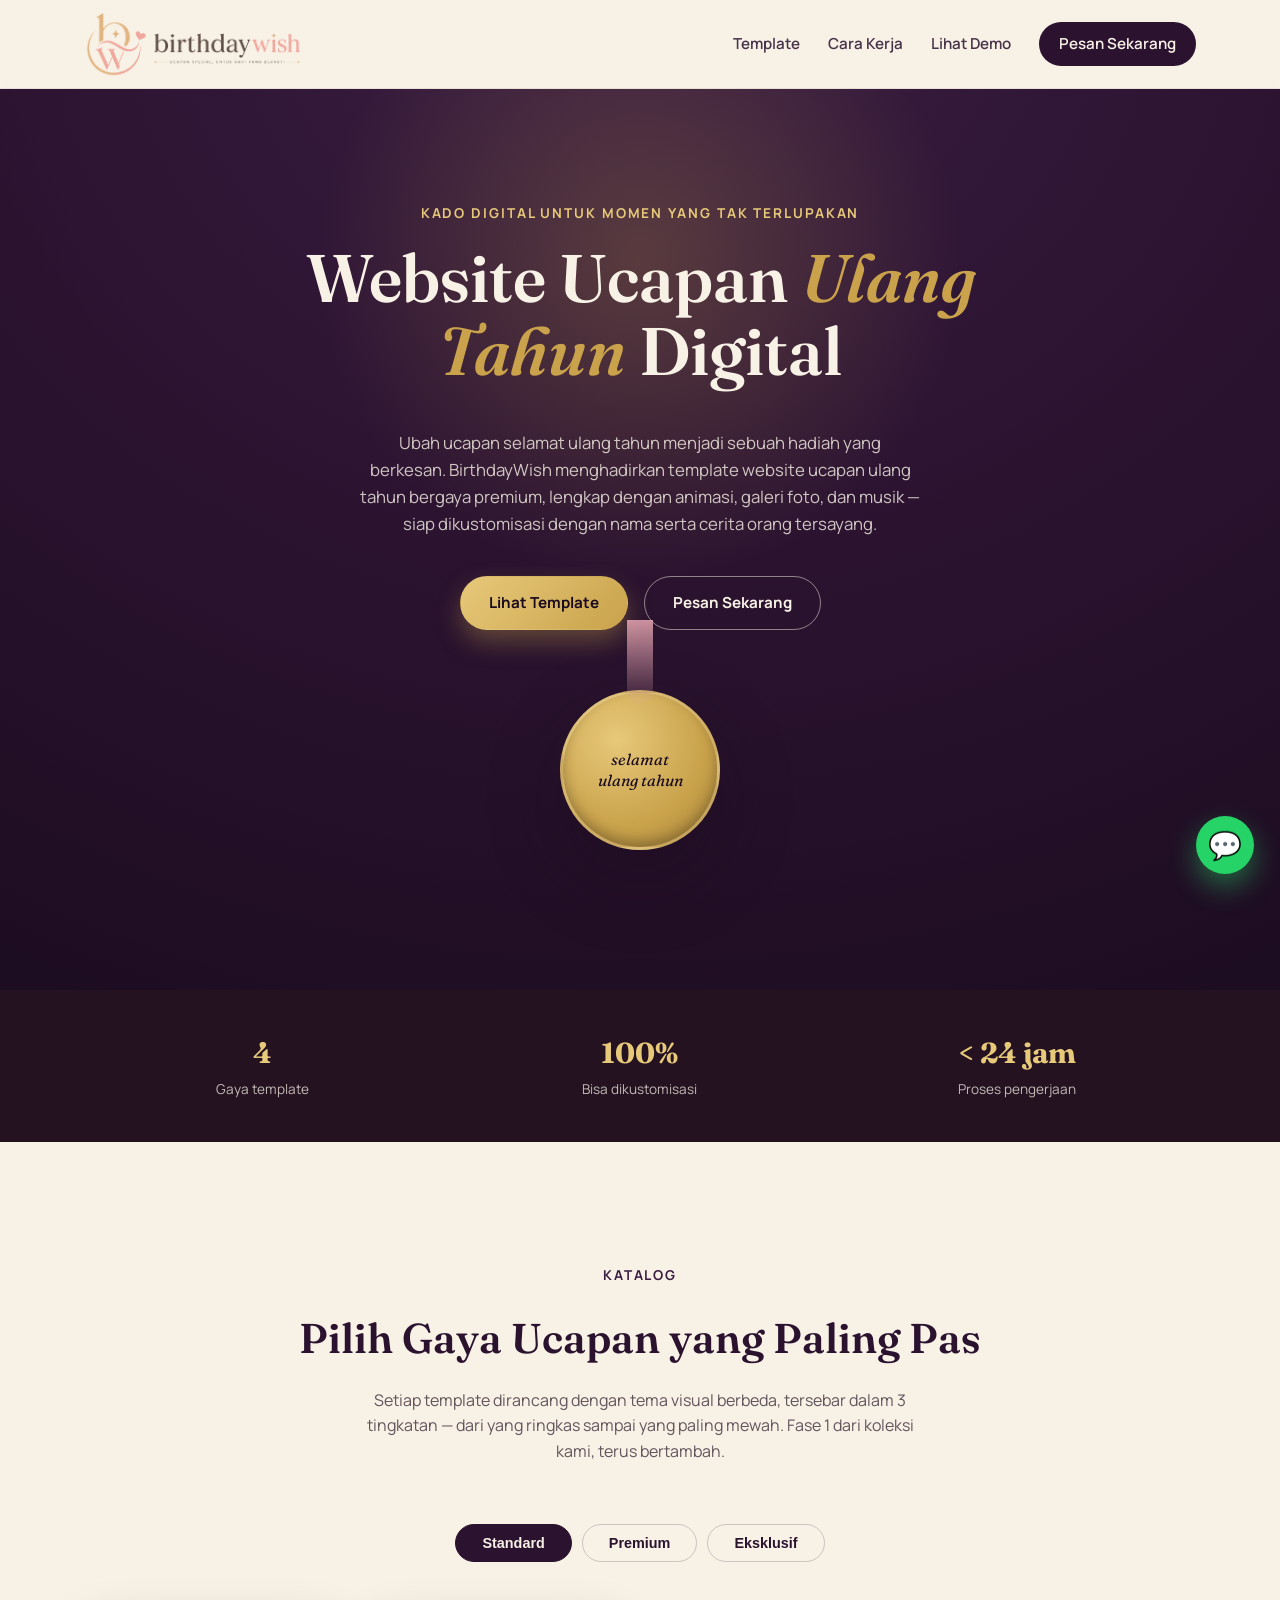
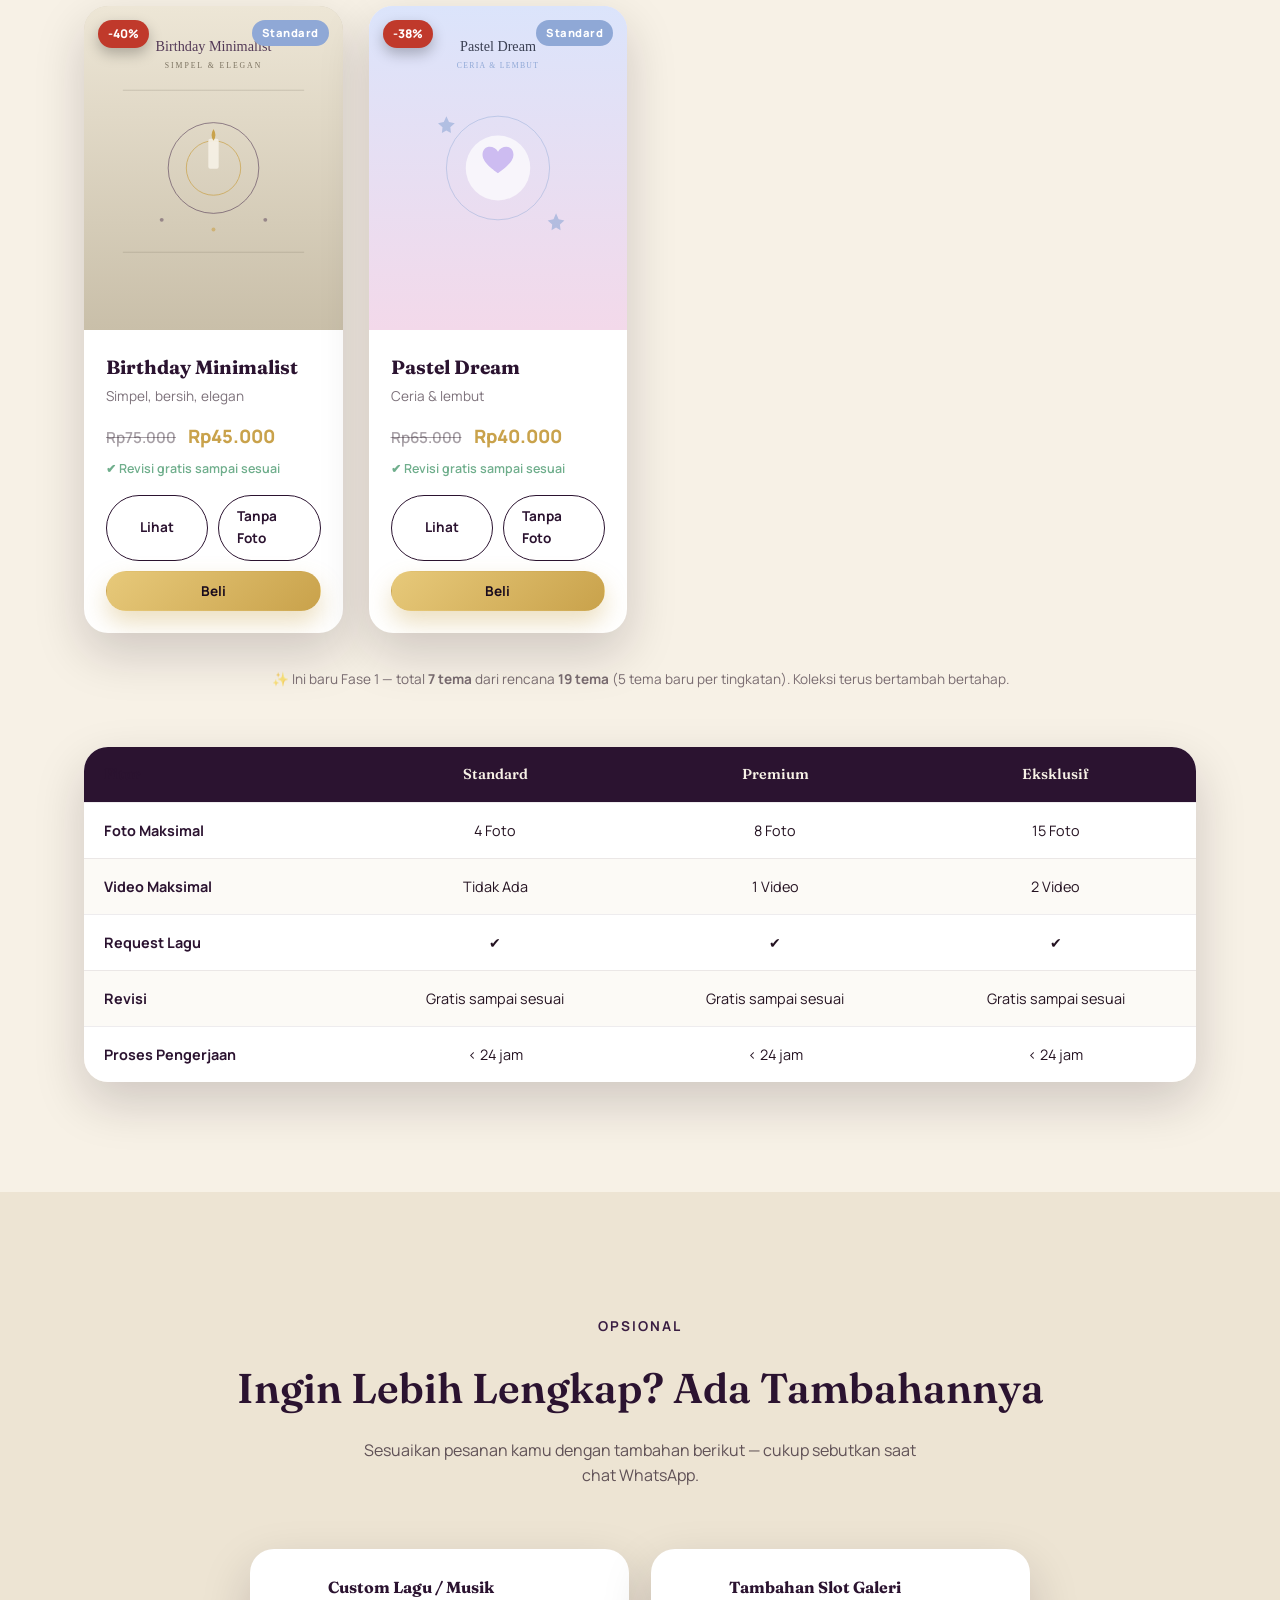
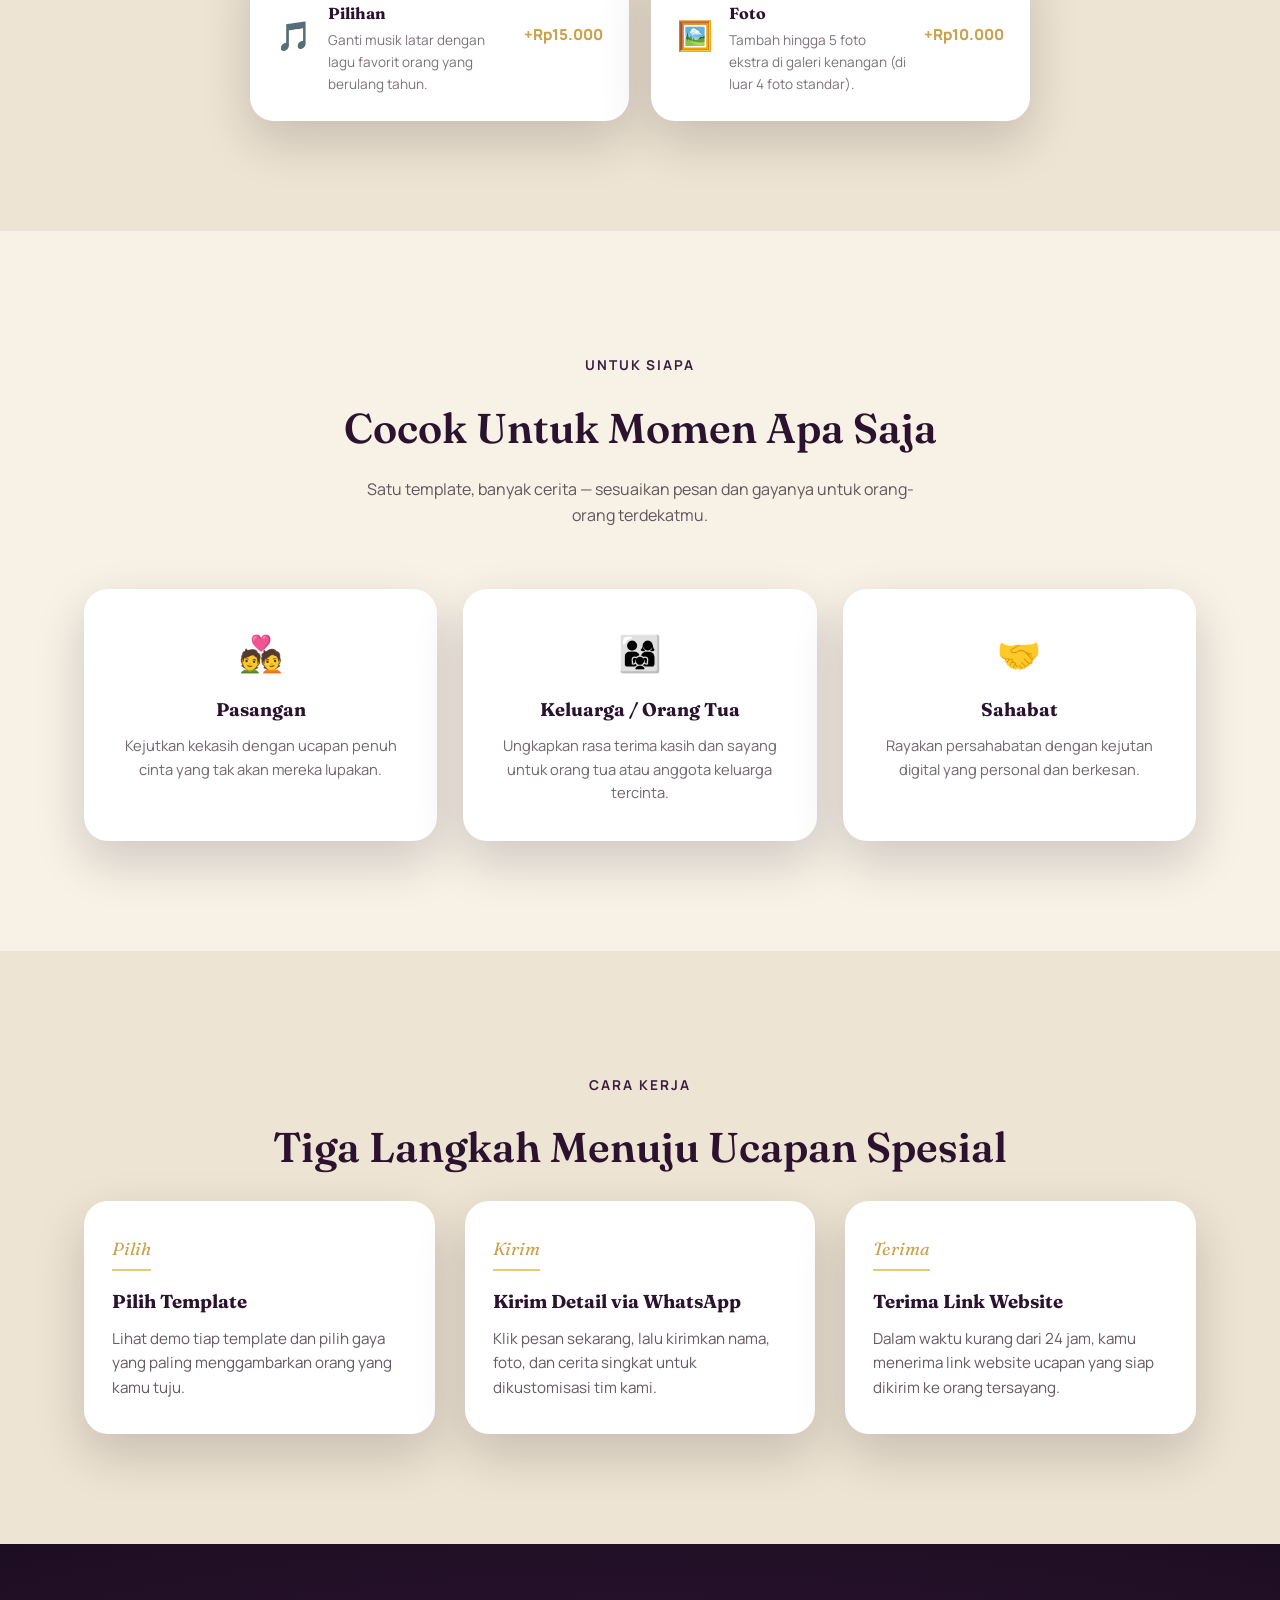
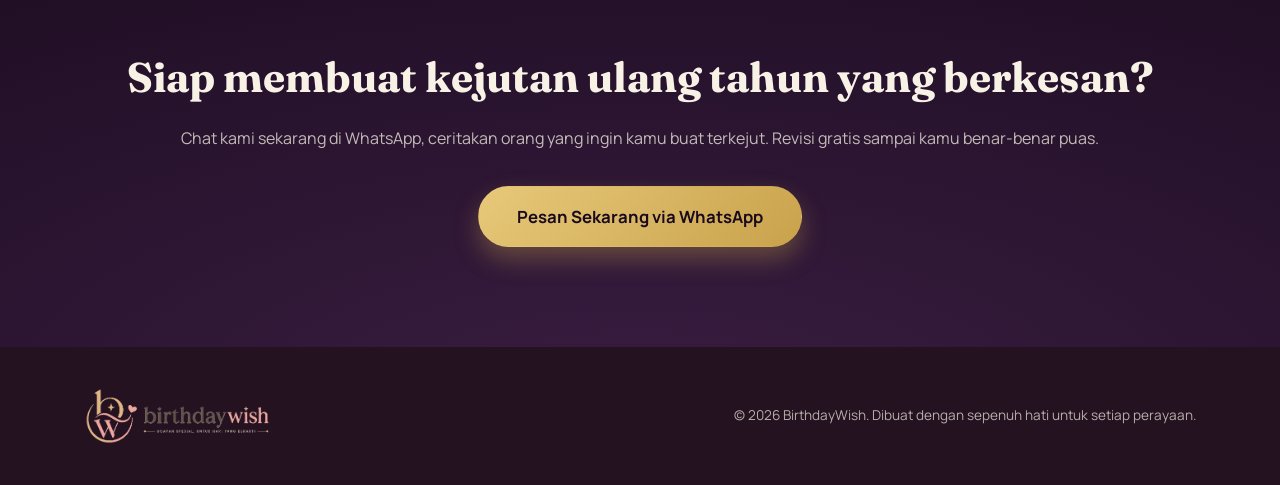
<file: index.html>
<!DOCTYPE html>
<html lang="id">
<head>
  <meta charset="UTF-8">
  <meta name="viewport" content="width=device-width, initial-scale=1.0">

  <!-- SEO -->
  <title>BirthdayWish — Website Ucapan Ulang Tahun Digital Premium</title>
  <meta name="description" content="BirthdayWish menjual template website ucapan ulang tahun digital yang elegan dan bisa dikustomisasi. Pilihan tema Romantic, Minimalist, Luxury, dan Anime Style. Pesan sekarang, langsung dari WhatsApp.">
  <meta name="keywords" content="ucapan ulang tahun digital, website ulang tahun, kado digital, template ucapan ulang tahun, hadiah online">
  <meta name="author" content="BirthdayWish">

  <!-- Open Graph -->
  <meta property="og:type" content="website">
  <meta property="og:title" content="BirthdayWish — Website Ucapan Ulang Tahun Digital Premium">
  <meta property="og:description" content="Template website ucapan ulang tahun yang elegan, personal, dan siap dikustomisasi untuk orang tersayang.">
  <meta property="og:image" content="assets/images/og-cover.jpg">
  <meta property="og:locale" content="id_ID">

  <link rel="icon" href="assets/icons/favicon.png" type="image/png">

  <!-- Fonts -->
  <link rel="preconnect" href="https://fonts.googleapis.com">
  <link rel="preconnect" href="https://fonts.gstatic.com" crossorigin>
  <link href="https://fonts.googleapis.com/css2?family=Fraunces:ital,opsz,wght@0,9..144,400;0,9..144,600;1,9..144,500&family=Manrope:wght@400;500;600;700;800&display=swap" rel="stylesheet">

  <link rel="stylesheet" href="style.css">
</head>
<body>

  <!-- ================= NAVBAR ================= -->
  <header class="navbar" id="navbar">
    <div class="container navbar-inner">
      <a href="#top" class="brand">
        <img src="assets/images/logo-full.png" alt="BirthdayWish" class="brand-logo">
      </a>
      <nav class="nav-links" id="navLinks">
        <a href="#template">Template</a>
        <a href="#cara-kerja">Cara Kerja</a>
        <a href="demo.html">Lihat Demo</a>
        <a href="#kontak" class="nav-cta">Pesan Sekarang</a>
      </nav>
      <button class="nav-toggle" id="navToggle" aria-label="Buka menu">
        <span></span><span></span><span></span>
      </button>
    </div>
  </header>

  <!-- ================= HERO ================= -->
  <section class="hero" id="top">
    <div class="hero-glow"></div>
    <canvas id="brandAmbientCanvas" class="brand-ambient-canvas"></canvas>
    <div class="container hero-inner">
      <p class="eyebrow">Kado digital untuk momen yang tak terlupakan</p>
      <h1 class="hero-title">
        Website Ucapan <span class="italic-accent">Ulang Tahun</span> Digital
      </h1>
      <p class="hero-desc">
        Ubah ucapan selamat ulang tahun menjadi sebuah hadiah yang berkesan. BirthdayWish
        menghadirkan template website ucapan ulang tahun bergaya premium, lengkap dengan
        animasi, galeri foto, dan musik — siap dikustomisasi dengan nama serta cerita orang tersayang.
      </p>
      <div class="hero-actions">
        <a href="#template" class="btn btn-primary">Lihat Template</a>
        <a href="#kontak" class="btn btn-ghost">Pesan Sekarang</a>
      </div>

      <div class="hero-seal" aria-hidden="true">
        <div class="seal-ribbon"></div>
        <div class="seal-wax">
          <span>selamat<br>ulang tahun</span>
        </div>
      </div>
    </div>
  </section>

  <!-- ================= STRIP STATISTIK ================= -->
  <section class="strip">
    <div class="container strip-inner">
      <div class="strip-item">
        <strong>4</strong>
        <span>Gaya template</span>
      </div>
      <div class="strip-item">
        <strong>100%</strong>
        <span>Bisa dikustomisasi</span>
      </div>
      <div class="strip-item">
        <strong>&lt; 24 jam</strong>
        <span>Proses pengerjaan</span>
      </div>
    </div>
  </section>

  <!-- ================= KATALOG TEMPLATE ================= -->
  <section class="section" id="template">
    <div class="container">
      <p class="eyebrow center">Katalog</p>
      <h2 class="section-title center">Pilih Gaya Ucapan yang Paling Pas</h2>
      <p class="section-desc center">
        Setiap template dirancang dengan tema visual berbeda, tersebar dalam 3 tingkatan —
        dari yang ringkas sampai yang paling mewah. Fase 1 dari koleksi kami, terus bertambah.
      </p>

      <!-- Tab tingkatan -->
      <div class="tier-tabs" role="tablist">
        <button class="tier-tab active" data-tier="standard" role="tab">Standard</button>
        <button class="tier-tab" data-tier="premium" role="tab">Premium</button>
        <button class="tier-tab" data-tier="eksklusif" role="tab">Eksklusif</button>
      </div>

      <div class="product-grid" id="productGrid">

        <!-- ======= STANDARD ======= -->
        <article class="product-card" data-tier="standard">
          <div class="product-media product-minimalist">
            <span class="discount-badge">-40%</span>
            <span class="tier-badge tier-standard">Standard</span>
            <img src="assets/images/template-minimalist.svg" alt="Preview Template Birthday Minimalist" loading="lazy">
          </div>
          <div class="product-body">
            <h3>Birthday Minimalist</h3>
            <p class="product-tag">Simpel, bersih, elegan</p>
            <p class="product-price">
              <span class="price-old">Rp75.000</span>
              <span class="price-new">Rp45.000</span>
            </p>
            <p class="product-trust">✔ Revisi gratis sampai sesuai</p>
            <div class="product-actions">
              <a href="templates/minimalist/index.html" class="btn btn-small btn-outline">Lihat</a>
              <a href="templates/minimalist/index.html?foto=0" class="btn btn-small btn-outline">Tanpa Foto</a>
            </div>
            <button class="btn btn-small btn-primary btn-buy btn-buy-full" data-template="Birthday Minimalist (Rp45.000)">Beli</button>
          </div>
        </article>

        <article class="product-card" data-tier="standard">
          <div class="product-media product-pastel-dream">
            <span class="discount-badge">-38%</span>
            <span class="tier-badge tier-standard">Standard</span>
            <img src="assets/images/template-pastel-dream.svg" alt="Preview Template Pastel Dream" loading="lazy">
          </div>
          <div class="product-body">
            <h3>Pastel Dream</h3>
            <p class="product-tag">Ceria &amp; lembut</p>
            <p class="product-price">
              <span class="price-old">Rp65.000</span>
              <span class="price-new">Rp40.000</span>
            </p>
            <p class="product-trust">✔ Revisi gratis sampai sesuai</p>
            <div class="product-actions">
              <a href="templates/pastel-dream/index.html" class="btn btn-small btn-outline">Lihat</a>
              <a href="templates/pastel-dream/index.html?foto=0" class="btn btn-small btn-outline">Tanpa Foto</a>
            </div>
            <button class="btn btn-small btn-primary btn-buy btn-buy-full" data-template="Pastel Dream (Rp40.000)">Beli</button>
          </div>
        </article>

        <!-- ======= PREMIUM ======= -->
        <article class="product-card" data-tier="premium">
          <div class="product-media product-romantic">
            <span class="discount-badge">-35%</span>
            <span class="tier-badge tier-premium">Premium</span>
            <img src="assets/images/template-romantic.svg" alt="Preview Template Birthday Romantic" loading="lazy">
          </div>
          <div class="product-body">
            <h3>Birthday Romantic</h3>
            <p class="product-tag">Untuk pasangan tercinta</p>
            <p class="product-price">
              <span class="price-old">Rp85.000</span>
              <span class="price-new">Rp55.000</span>
            </p>
            <p class="product-trust">✔ Revisi gratis sampai sesuai</p>
            <div class="product-actions">
              <a href="templates/romantic/index.html" class="btn btn-small btn-outline">Lihat</a>
              <a href="templates/romantic/index.html?foto=0" class="btn btn-small btn-outline">Tanpa Foto</a>
            </div>
            <button class="btn btn-small btn-primary btn-buy btn-buy-full" data-template="Birthday Romantic (Rp55.000)">Beli</button>
          </div>
        </article>

        <article class="product-card" data-tier="premium">
          <div class="product-media product-anime">
            <span class="discount-badge">-37%</span>
            <span class="tier-badge tier-premium">Premium</span>
            <img src="assets/images/template-anime.svg" alt="Preview Template Birthday Anime Style" loading="lazy">
          </div>
          <div class="product-body">
            <h3>Birthday Anime Style</h3>
            <p class="product-tag">Ceria dan penuh warna</p>
            <p class="product-price">
              <span class="price-old">Rp80.000</span>
              <span class="price-new">Rp50.000</span>
            </p>
            <p class="product-trust">✔ Revisi gratis sampai sesuai</p>
            <div class="product-actions">
              <a href="templates/anime/index.html" class="btn btn-small btn-outline">Lihat</a>
              <a href="templates/anime/index.html?foto=0" class="btn btn-small btn-outline">Tanpa Foto</a>
            </div>
            <button class="btn btn-small btn-primary btn-buy btn-buy-full" data-template="Birthday Anime Style (Rp50.000)">Beli</button>
          </div>
        </article>

        <article class="product-card" data-tier="premium">
          <div class="product-media product-elegant-rose">
            <span class="discount-badge">-37%</span>
            <span class="tier-badge tier-premium">Premium</span>
            <img src="assets/images/template-elegant-rose.svg" alt="Preview Template Elegant Rose" loading="lazy">
          </div>
          <div class="product-body">
            <h3>Elegant Rose</h3>
            <p class="product-tag">Anggun &amp; feminin</p>
            <p class="product-price">
              <span class="price-old">Rp95.000</span>
              <span class="price-new">Rp60.000</span>
            </p>
            <p class="product-trust">✔ Revisi gratis sampai sesuai</p>
            <div class="product-actions">
              <a href="templates/elegant-rose/index.html" class="btn btn-small btn-outline">Lihat</a>
              <a href="templates/elegant-rose/index.html?foto=0" class="btn btn-small btn-outline">Tanpa Foto</a>
            </div>
            <button class="btn btn-small btn-primary btn-buy btn-buy-full" data-template="Elegant Rose (Rp60.000)">Beli</button>
          </div>
        </article>

        <!-- ======= EKSKLUSIF ======= -->
        <article class="product-card" data-tier="eksklusif">
          <div class="product-media product-luxury">
            <span class="discount-badge">-40%</span>
            <span class="tier-badge tier-eksklusif">Eksklusif</span>
            <img src="assets/images/template-luxury.svg" alt="Preview Template Birthday Luxury" loading="lazy">
          </div>
          <div class="product-body">
            <h3>Birthday Luxury</h3>
            <p class="product-tag">Mewah dan berkelas</p>
            <p class="product-price">
              <span class="price-old">Rp125.000</span>
              <span class="price-new">Rp75.000</span>
            </p>
            <p class="product-trust">✔ Revisi gratis sampai sesuai</p>
            <div class="product-actions">
              <a href="templates/luxury/index.html" class="btn btn-small btn-outline">Lihat</a>
              <a href="templates/luxury/index.html?foto=0" class="btn btn-small btn-outline">Tanpa Foto</a>
            </div>
            <button class="btn btn-small btn-primary btn-buy btn-buy-full" data-template="Birthday Luxury (Rp75.000)">Beli</button>
          </div>
        </article>

        <article class="product-card" data-tier="eksklusif">
          <div class="product-media product-midnight-gold">
            <span class="discount-badge">-36%</span>
            <span class="tier-badge tier-eksklusif">Eksklusif</span>
            <img src="assets/images/template-midnight-gold.svg" alt="Preview Template Midnight Gold" loading="lazy">
          </div>
          <div class="product-body">
            <h3>Midnight Gold</h3>
            <p class="product-tag">Berkelas &amp; misterius</p>
            <p class="product-price">
              <span class="price-old">Rp140.000</span>
              <span class="price-new">Rp90.000</span>
            </p>
            <p class="product-trust">✔ Revisi gratis sampai sesuai</p>
            <div class="product-actions">
              <a href="templates/midnight-gold/index.html" class="btn btn-small btn-outline">Lihat</a>
              <a href="templates/midnight-gold/index.html?foto=0" class="btn btn-small btn-outline">Tanpa Foto</a>
            </div>
            <button class="btn btn-small btn-primary btn-buy btn-buy-full" data-template="Midnight Gold (Rp90.000)">Beli</button>
          </div>
        </article>

      </div>

      <p class="catalog-roadmap-note">
        ✨ Ini baru Fase 1 — total <strong>7 tema</strong> dari rencana <strong>19 tema</strong> (5 tema baru per tingkatan). Koleksi terus bertambah bertahap.
      </p>

      <!-- Tabel perbandingan fitur per tingkatan -->
      <div class="feature-table-wrap">
        <table class="feature-table">
          <thead>
            <tr>
              <th>Fitur</th>
              <th>Standard</th>
              <th>Premium</th>
              <th>Eksklusif</th>
            </tr>
          </thead>
          <tbody>
            <tr>
              <td>Foto Maksimal</td>
              <td>4 Foto</td>
              <td>8 Foto</td>
              <td>15 Foto</td>
            </tr>
            <tr>
              <td>Video Maksimal</td>
              <td>Tidak Ada</td>
              <td>1 Video</td>
              <td>2 Video</td>
            </tr>
            <tr>
              <td>Request Lagu</td>
              <td>✔</td>
              <td>✔</td>
              <td>✔</td>
            </tr>
            <tr>
              <td>Revisi</td>
              <td>Gratis sampai sesuai</td>
              <td>Gratis sampai sesuai</td>
              <td>Gratis sampai sesuai</td>
            </tr>
            <tr>
              <td>Proses Pengerjaan</td>
              <td>&lt; 24 jam</td>
              <td>&lt; 24 jam</td>
              <td>&lt; 24 jam</td>
            </tr>
          </tbody>
        </table>
      </div>
    </div>
  </section>

  <!-- ================= TAMBAHAN / ADD-ON ================= -->
  <section class="section section-alt" id="tambahan">
    <div class="container">
      <p class="eyebrow center">Opsional</p>
      <h2 class="section-title center">Ingin Lebih Lengkap? Ada Tambahannya</h2>
      <p class="section-desc center">
        Sesuaikan pesanan kamu dengan tambahan berikut — cukup sebutkan saat chat WhatsApp.
      </p>

      <div class="addon-grid">
        <div class="addon-card">
          <span class="addon-icon">🎵</span>
          <div class="addon-body">
            <h3>Custom Lagu / Musik Pilihan</h3>
            <p>Ganti musik latar dengan lagu favorit orang yang berulang tahun.</p>
          </div>
          <span class="addon-price">+Rp15.000</span>
        </div>
        <div class="addon-card">
          <span class="addon-icon">🖼️</span>
          <div class="addon-body">
            <h3>Tambahan Slot Galeri Foto</h3>
            <p>Tambah hingga 5 foto ekstra di galeri kenangan (di luar 4 foto standar).</p>
          </div>
          <span class="addon-price">+Rp10.000</span>
        </div>
      </div>
    </div>
  </section>

  <!-- ================= COCOK UNTUK SIAPA SAJA ================= -->
  <section class="section" id="untuk-siapa">
    <div class="container">
      <p class="eyebrow center">Untuk Siapa</p>
      <h2 class="section-title center">Cocok Untuk Momen Apa Saja</h2>
      <p class="section-desc center">
        Satu template, banyak cerita — sesuaikan pesan dan gayanya untuk orang-orang terdekatmu.
      </p>

      <div class="audience-grid">
        <div class="audience-card">
          <span class="audience-icon">💑</span>
          <h3>Pasangan</h3>
          <p>Kejutkan kekasih dengan ucapan penuh cinta yang tak akan mereka lupakan.</p>
        </div>
        <div class="audience-card">
          <span class="audience-icon">👨‍👩‍👧</span>
          <h3>Keluarga / Orang Tua</h3>
          <p>Ungkapkan rasa terima kasih dan sayang untuk orang tua atau anggota keluarga tercinta.</p>
        </div>
        <div class="audience-card">
          <span class="audience-icon">🤝</span>
          <h3>Sahabat</h3>
          <p>Rayakan persahabatan dengan kejutan digital yang personal dan berkesan.</p>
        </div>
      </div>
    </div>
  </section>

  <!-- ================= CARA KERJA ================= -->
  <section class="section section-alt" id="cara-kerja">
    <div class="container">
      <p class="eyebrow center">Cara Kerja</p>
      <h2 class="section-title center">Tiga Langkah Menuju Ucapan Spesial</h2>

      <div class="steps">
        <div class="step">
          <div class="step-mark">Pilih</div>
          <h3>Pilih Template</h3>
          <p>Lihat demo tiap template dan pilih gaya yang paling menggambarkan orang yang kamu tuju.</p>
        </div>
        <div class="step">
          <div class="step-mark">Kirim</div>
          <h3>Kirim Detail via WhatsApp</h3>
          <p>Klik pesan sekarang, lalu kirimkan nama, foto, dan cerita singkat untuk dikustomisasi tim kami.</p>
        </div>
        <div class="step">
          <div class="step-mark">Terima</div>
          <h3>Terima Link Website</h3>
          <p>Dalam waktu kurang dari 24 jam, kamu menerima link website ucapan yang siap dikirim ke orang tersayang.</p>
        </div>
      </div>
    </div>
  </section>

  <!-- ================= CTA / KONTAK ================= -->
  <section class="cta" id="kontak">
    <div class="container cta-inner">
      <h2>Siap membuat kejutan ulang tahun yang berkesan?</h2>
      <p>Chat kami sekarang di WhatsApp, ceritakan orang yang ingin kamu buat terkejut. Revisi gratis sampai kamu benar-benar puas.</p>
      <button class="btn btn-primary btn-large btn-buy" data-template="">Pesan Sekarang via WhatsApp</button>
    </div>
  </section>

  <!-- ================= FOOTER ================= -->
  <footer class="footer">
    <div class="container footer-inner">
      <div class="brand">
        <img src="assets/images/logo-full.png" alt="BirthdayWish" class="brand-logo brand-logo-footer">
      </div>
      <p>&copy; <span id="year"></span> BirthdayWish. Dibuat dengan sepenuh hati untuk setiap perayaan.</p>
    </div>
  </footer>

  <!-- ================= FLOATING WHATSAPP BUTTON ================= -->
  <a href="#" class="whatsapp-float" id="whatsappFloat" aria-label="Chat via WhatsApp" target="_blank" rel="noopener">
    <span class="whatsapp-float-icon">💬</span>
  </a>

  <script src="script.js"></script>
</body>
</html>
</file>
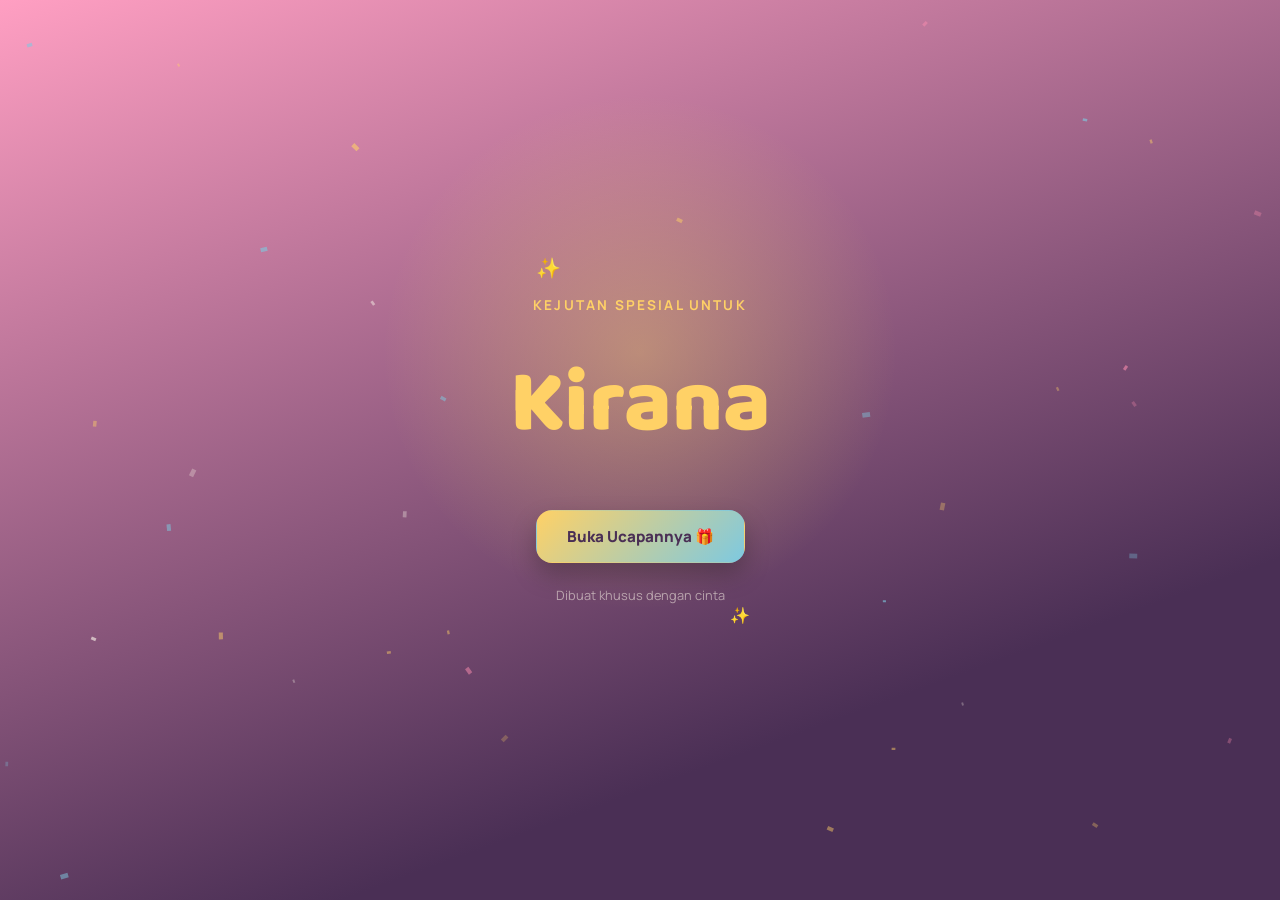
<file: templates/anime/index.html>
<!DOCTYPE html>
<html lang="id">
<head>
  <meta charset="UTF-8">
  <meta name="viewport" content="width=device-width, initial-scale=1.0">
  <title>Selamat Ulang Tahun</title>
  <meta name="robots" content="noindex">
  <link rel="icon" href="../../assets/icons/favicon.png" type="image/png">

  <link rel="preconnect" href="https://fonts.googleapis.com">
  <link rel="preconnect" href="https://fonts.gstatic.com" crossorigin>
  <link href="https://fonts.googleapis.com/css2?family=Fraunces:ital,opsz,wght@0,9..144,400;0,9..144,600;1,9..144,500&family=Manrope:wght@400;500;600;700;800&display=swap" rel="stylesheet">

  <link rel="stylesheet" href="../shared/engine.css">
  <link rel="stylesheet" href="theme.css">
</head>
<body class="theme-anime">

  <canvas id="confettiCanvas" class="confetti-canvas"></canvas>
  <canvas id="ambientCanvas" class="ambient-canvas"></canvas>

  <!-- ================= LAYAR PEMBUKA ================= -->
  <section class="cover" id="cover">
    <div class="cover-glow"></div>
    <div class="cover-inner">
      <p class="cover-eyebrow" id="coverEyebrow">Sebuah kejutan kecil untuk</p>
      <h1 class="cover-title" id="coverTitle">Nama</h1>
      <button class="btn btn-primary" id="openBtn">Buka Ucapannya 🎁</button>
      <p class="cover-hint">Dibuat khusus dengan cinta</p>
    </div>
  </section>

  <!-- ================= ISI UCAPAN ================= -->
  <main class="content" id="content" hidden>

    <section class="hero-section">
      <div class="hero-inner">
        <p class="reveal-line hero-eyebrow" id="heroEyebrow"></p>
        <h2 class="reveal-line hero-title" id="heroTitle"></h2>
        <p class="reveal-line hero-text" id="heroText"></p>
      </div>
    </section>

    <section class="message-section">
      <div class="message-card">
        <p class="reveal-line message-text" id="messageText"></p>
        <span class="reveal-line message-signature" id="messageSignature"></span>
      </div>
    </section>

    <section class="gallery-section">
      <p class="gallery-eyebrow">Kenangan Kita</p>
      <h2 class="gallery-title">Sebuah Galeri Kecil</h2>
      <div class="gallery-grid" id="galleryGrid"></div>
    </section>

    <section class="timeline-r-section" id="timelineRSection">
      <p class="gallery-eyebrow center">Perjalanan</p>
      <h2 class="gallery-title center">Momen-Momen Berharga</h2>
      <div class="timeline-r-list" id="timelineRList"></div>
    </section>

    <section class="video-r-section" id="videoRSection">
      <p class="gallery-eyebrow center">Video Kenangan</p>
      <div class="video-r-frame">
        <video id="videoRPlayer" controls preload="none"></video>
      </div>
    </section>

    <section class="reasons-r-section" id="reasonsRSection">
      <h2 class="gallery-title" id="reasonsRTitle">Alasan Bersyukur Memilikimu</h2>
      <ul class="reasons-r-list" id="reasonsRList"></ul>
    </section>

    <section class="music-section" id="musicSection">
      <p>🎵 Musik spesial untuk momen ini</p>
      <button class="btn btn-outline" id="musicBtn">Putar Musik</button>
      <audio id="bgMusic" loop preload="none"></audio>
    </section>

    <section class="footer-cta">
      <h2>Suka dengan template ini?</h2>
      <p>Website ini dibuat oleh BirthdayWish — pesan juga untuk orang tersayangmu.</p>
      <button class="btn btn-primary" id="footerCtaBtn">Pesan Template Ini</button>
      <p class="footer-note">Dibuat dengan ❤️ oleh <a href="https://luqmanragil.github.io/birthdaywish/" target="_blank" rel="noopener">BirthdayWish</a></p>
    </section>

  </main>

  <script src="config.js"></script>
  <script src="../shared/engine.js"></script>
</body>
</html>
</file>
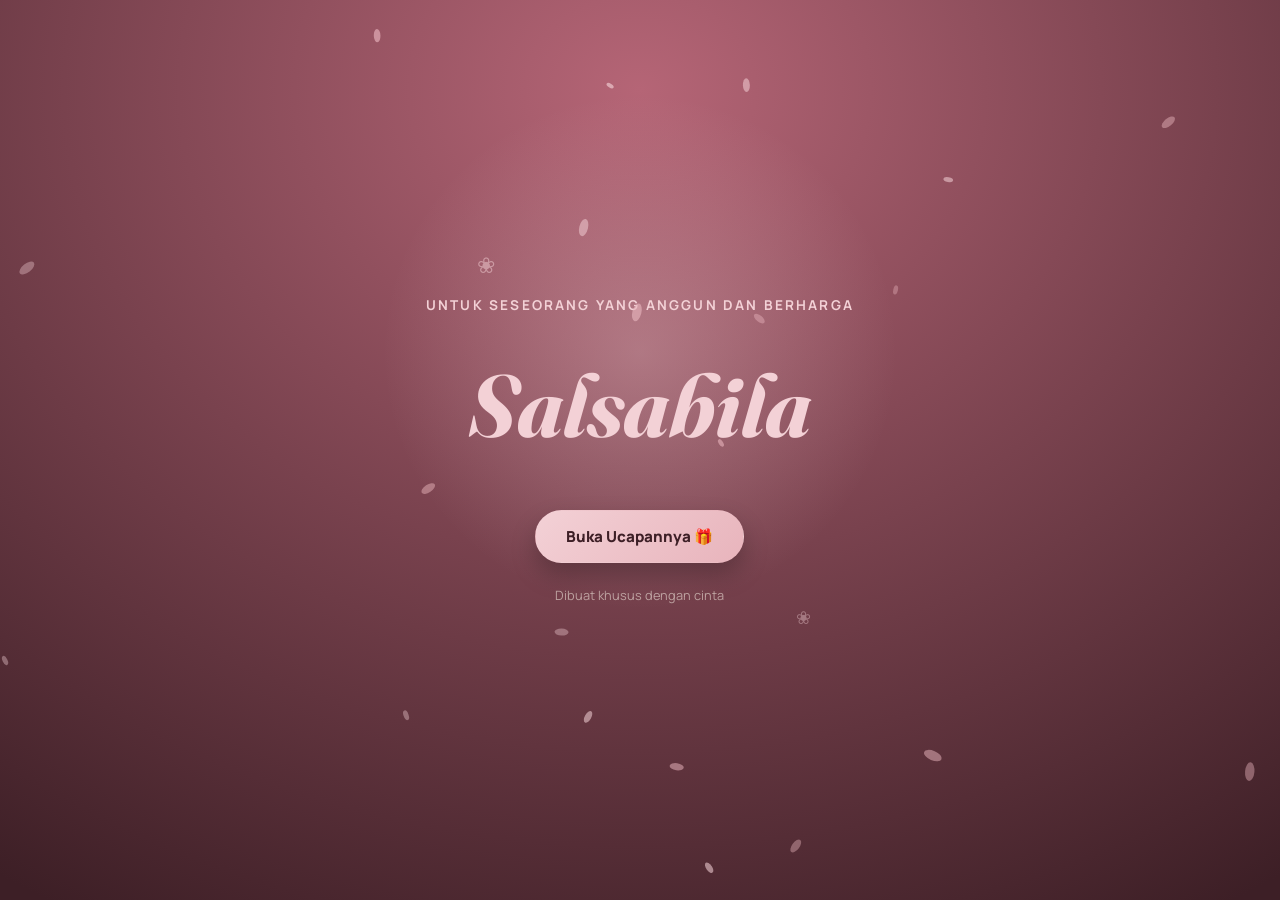
<file: templates/elegant-rose/index.html>
<!DOCTYPE html>
<html lang="id">
<head>
  <meta charset="UTF-8">
  <meta name="viewport" content="width=device-width, initial-scale=1.0">
  <title>Selamat Ulang Tahun</title>
  <meta name="robots" content="noindex">
  <link rel="icon" href="../../assets/icons/favicon.png" type="image/png">

  <link rel="preconnect" href="https://fonts.googleapis.com">
  <link rel="preconnect" href="https://fonts.gstatic.com" crossorigin>
  <link href="https://fonts.googleapis.com/css2?family=Fraunces:ital,opsz,wght@0,9..144,400;0,9..144,600;1,9..144,500&family=Manrope:wght@400;500;600;700;800&display=swap" rel="stylesheet">

  <link rel="stylesheet" href="../shared/engine.css">
  <link rel="stylesheet" href="theme.css">
</head>
<body class="theme-elegant-rose">

  <canvas id="confettiCanvas" class="confetti-canvas"></canvas>
  <canvas id="ambientCanvas" class="ambient-canvas"></canvas>

  <!-- ================= LAYAR PEMBUKA ================= -->
  <section class="cover" id="cover">
    <div class="cover-glow"></div>
    <div class="cover-inner">
      <p class="cover-eyebrow" id="coverEyebrow">Sebuah kejutan kecil untuk</p>
      <h1 class="cover-title" id="coverTitle">Nama</h1>
      <button class="btn btn-primary" id="openBtn">Buka Ucapannya 🎁</button>
      <p class="cover-hint">Dibuat khusus dengan cinta</p>
    </div>
  </section>

  <!-- ================= ISI UCAPAN ================= -->
  <main class="content" id="content" hidden>

    <section class="hero-section">
      <div class="hero-inner">
        <p class="reveal-line hero-eyebrow" id="heroEyebrow"></p>
        <h2 class="reveal-line hero-title" id="heroTitle"></h2>
        <p class="reveal-line hero-text" id="heroText"></p>
      </div>
    </section>

    <section class="message-section">
      <div class="message-card">
        <p class="reveal-line message-text" id="messageText"></p>
        <span class="reveal-line message-signature" id="messageSignature"></span>
      </div>
    </section>

    <section class="gallery-section">
      <p class="gallery-eyebrow">Kenangan Kita</p>
      <h2 class="gallery-title">Sebuah Galeri Kecil</h2>
      <div class="gallery-grid" id="galleryGrid"></div>
    </section>

    <section class="timeline-r-section" id="timelineRSection">
      <p class="gallery-eyebrow center">Perjalanan</p>
      <h2 class="gallery-title center">Momen-Momen Berharga</h2>
      <div class="timeline-r-list" id="timelineRList"></div>
    </section>

    <section class="video-r-section" id="videoRSection">
      <p class="gallery-eyebrow center">Video Kenangan</p>
      <div class="video-r-frame">
        <video id="videoRPlayer" controls preload="none"></video>
      </div>
    </section>

    <section class="reasons-r-section" id="reasonsRSection">
      <h2 class="gallery-title" id="reasonsRTitle">Alasan Bersyukur Memilikimu</h2>
      <ul class="reasons-r-list" id="reasonsRList"></ul>
    </section>

    <section class="music-section" id="musicSection">
      <p>🎵 Musik spesial untuk momen ini</p>
      <button class="btn btn-outline" id="musicBtn">Putar Musik</button>
      <audio id="bgMusic" loop preload="none"></audio>
    </section>

    <section class="footer-cta">
      <h2>Suka dengan template ini?</h2>
      <p>Website ini dibuat oleh BirthdayWish — pesan juga untuk orang tersayangmu.</p>
      <button class="btn btn-primary" id="footerCtaBtn">Pesan Template Ini</button>
      <p class="footer-note">Dibuat dengan ❤️ oleh <a href="https://luqmanragil.github.io/birthdaywish/" target="_blank" rel="noopener">BirthdayWish</a></p>
    </section>

  </main>

  <script src="config.js"></script>
  <script src="../shared/engine.js"></script>
</body>
</html>
</file>
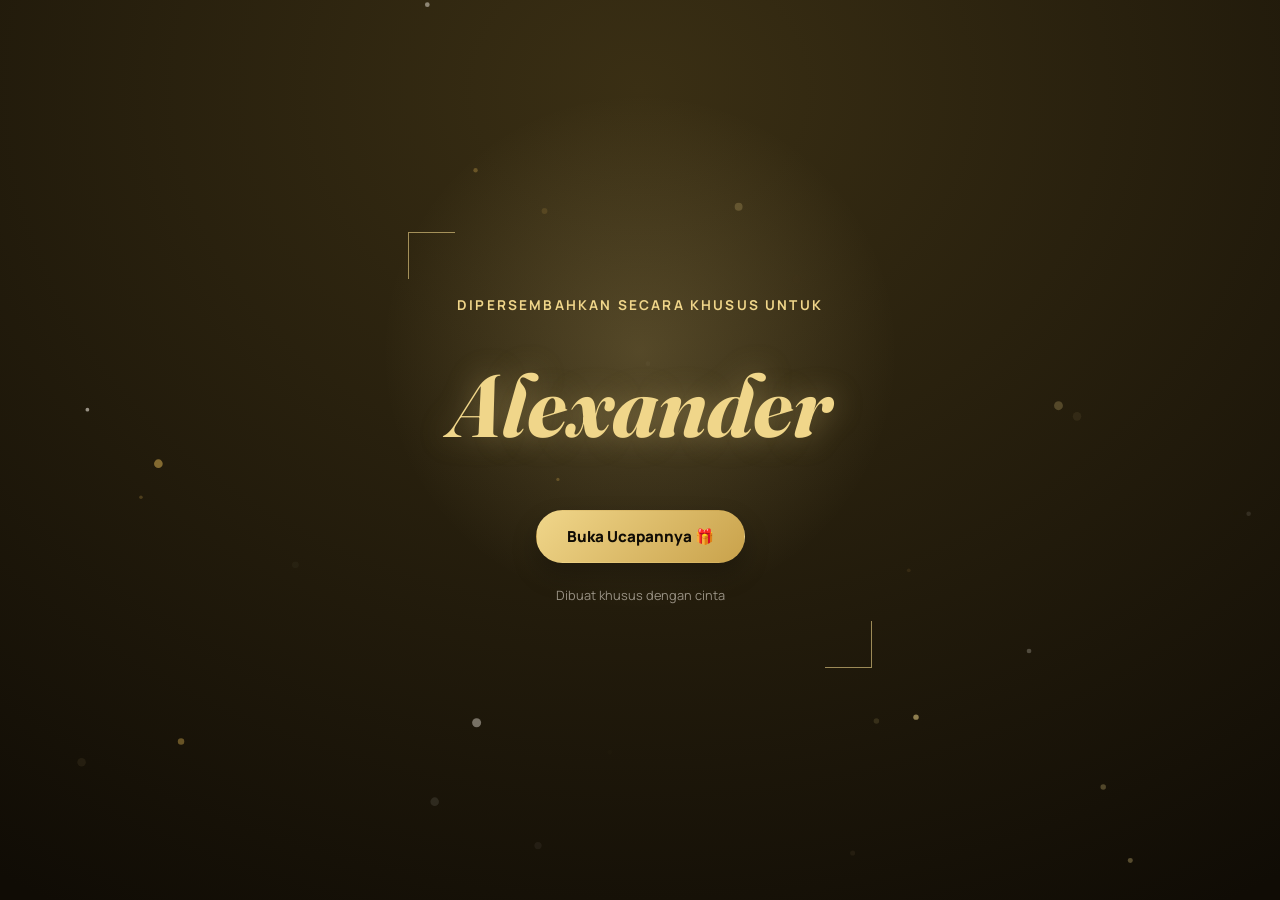
<file: templates/luxury/index.html>
<!DOCTYPE html>
<html lang="id">
<head>
  <meta charset="UTF-8">
  <meta name="viewport" content="width=device-width, initial-scale=1.0">
  <title>Selamat Ulang Tahun</title>
  <meta name="robots" content="noindex">
  <link rel="icon" href="../../assets/icons/favicon.png" type="image/png">

  <link rel="preconnect" href="https://fonts.googleapis.com">
  <link rel="preconnect" href="https://fonts.gstatic.com" crossorigin>
  <link href="https://fonts.googleapis.com/css2?family=Fraunces:ital,opsz,wght@0,9..144,400;0,9..144,600;1,9..144,500&family=Manrope:wght@400;500;600;700;800&display=swap" rel="stylesheet">

  <link rel="stylesheet" href="../shared/engine.css">
  <link rel="stylesheet" href="theme.css">
</head>
<body class="theme-luxury">

  <canvas id="confettiCanvas" class="confetti-canvas"></canvas>
  <canvas id="ambientCanvas" class="ambient-canvas"></canvas>

  <!-- ================= LAYAR PEMBUKA ================= -->
  <section class="cover" id="cover">
    <div class="cover-glow"></div>
    <div class="cover-inner">
      <p class="cover-eyebrow" id="coverEyebrow">Sebuah kejutan kecil untuk</p>
      <h1 class="cover-title" id="coverTitle">Nama</h1>
      <button class="btn btn-primary" id="openBtn">Buka Ucapannya 🎁</button>
      <p class="cover-hint">Dibuat khusus dengan cinta</p>
    </div>
  </section>

  <!-- ================= ISI UCAPAN ================= -->
  <main class="content" id="content" hidden>

    <section class="hero-section">
      <div class="hero-inner">
        <p class="reveal-line hero-eyebrow" id="heroEyebrow"></p>
        <h2 class="reveal-line hero-title" id="heroTitle"></h2>
        <p class="reveal-line hero-text" id="heroText"></p>
      </div>
    </section>

    <section class="message-section">
      <div class="message-card">
        <p class="reveal-line message-text" id="messageText"></p>
        <span class="reveal-line message-signature" id="messageSignature"></span>
      </div>
    </section>

    <section class="gallery-section">
      <p class="gallery-eyebrow">Kenangan Kita</p>
      <h2 class="gallery-title">Sebuah Galeri Kecil</h2>
      <div class="gallery-grid" id="galleryGrid"></div>
    </section>

    <section class="timeline-r-section" id="timelineRSection">
      <p class="gallery-eyebrow center">Perjalanan</p>
      <h2 class="gallery-title center">Momen-Momen Berharga</h2>
      <div class="timeline-r-list" id="timelineRList"></div>
    </section>

    <section class="video-r-section" id="videoRSection">
      <p class="gallery-eyebrow center">Video Kenangan</p>
      <div class="video-r-frame">
        <video id="videoRPlayer" controls preload="none"></video>
      </div>
    </section>

    <section class="reasons-r-section" id="reasonsRSection">
      <h2 class="gallery-title" id="reasonsRTitle">Alasan Bersyukur Memilikimu</h2>
      <ul class="reasons-r-list" id="reasonsRList"></ul>
    </section>

    <section class="music-section" id="musicSection">
      <p>🎵 Musik spesial untuk momen ini</p>
      <button class="btn btn-outline" id="musicBtn">Putar Musik</button>
      <audio id="bgMusic" loop preload="none"></audio>
    </section>

    <section class="footer-cta">
      <h2>Suka dengan template ini?</h2>
      <p>Website ini dibuat oleh BirthdayWish — pesan juga untuk orang tersayangmu.</p>
      <button class="btn btn-primary" id="footerCtaBtn">Pesan Template Ini</button>
      <p class="footer-note">Dibuat dengan ❤️ oleh <a href="https://luqmanragil.github.io/birthdaywish/" target="_blank" rel="noopener">BirthdayWish</a></p>
    </section>

  </main>

  <script src="config.js"></script>
  <script src="../shared/engine.js"></script>
</body>
</html>
</file>
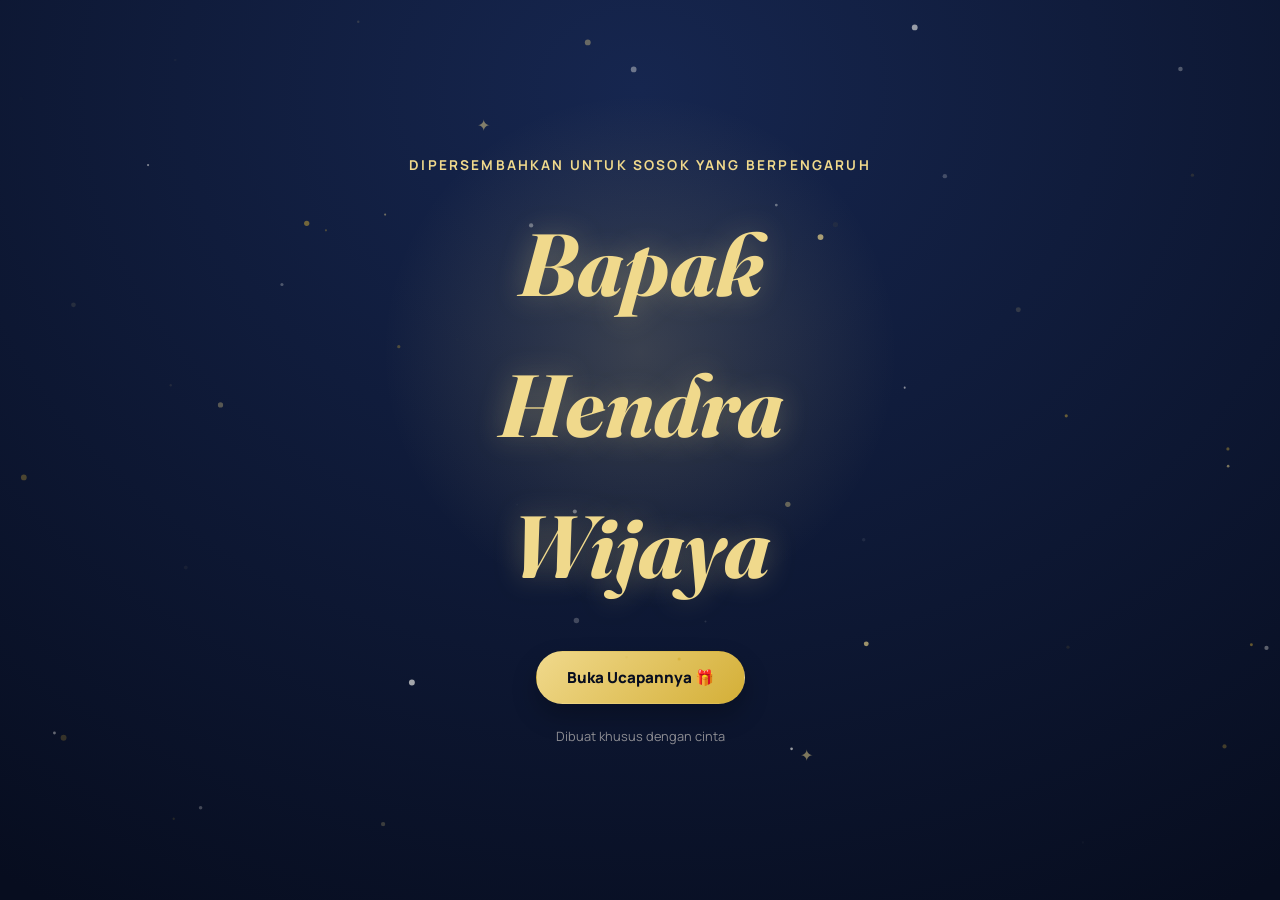
<file: templates/midnight-gold/index.html>
<!DOCTYPE html>
<html lang="id">
<head>
  <meta charset="UTF-8">
  <meta name="viewport" content="width=device-width, initial-scale=1.0">
  <title>Selamat Ulang Tahun</title>
  <meta name="robots" content="noindex">
  <link rel="icon" href="../../assets/icons/favicon.png" type="image/png">

  <link rel="preconnect" href="https://fonts.googleapis.com">
  <link rel="preconnect" href="https://fonts.gstatic.com" crossorigin>
  <link href="https://fonts.googleapis.com/css2?family=Fraunces:ital,opsz,wght@0,9..144,400;0,9..144,600;1,9..144,500&family=Manrope:wght@400;500;600;700;800&display=swap" rel="stylesheet">

  <link rel="stylesheet" href="../shared/engine.css">
  <link rel="stylesheet" href="theme.css">
</head>
<body class="theme-midnight-gold">

  <canvas id="confettiCanvas" class="confetti-canvas"></canvas>
  <canvas id="ambientCanvas" class="ambient-canvas"></canvas>

  <!-- ================= LAYAR PEMBUKA ================= -->
  <section class="cover" id="cover">
    <div class="cover-glow"></div>
    <div class="cover-inner">
      <p class="cover-eyebrow" id="coverEyebrow">Sebuah kejutan kecil untuk</p>
      <h1 class="cover-title" id="coverTitle">Nama</h1>
      <button class="btn btn-primary" id="openBtn">Buka Ucapannya 🎁</button>
      <p class="cover-hint">Dibuat khusus dengan cinta</p>
    </div>
  </section>

  <!-- ================= ISI UCAPAN ================= -->
  <main class="content" id="content" hidden>

    <section class="hero-section">
      <div class="hero-inner">
        <p class="reveal-line hero-eyebrow" id="heroEyebrow"></p>
        <h2 class="reveal-line hero-title" id="heroTitle"></h2>
        <p class="reveal-line hero-text" id="heroText"></p>
      </div>
    </section>

    <section class="message-section">
      <div class="message-card">
        <p class="reveal-line message-text" id="messageText"></p>
        <span class="reveal-line message-signature" id="messageSignature"></span>
      </div>
    </section>

    <section class="gallery-section">
      <p class="gallery-eyebrow">Kenangan Kita</p>
      <h2 class="gallery-title">Sebuah Galeri Kecil</h2>
      <div class="gallery-grid" id="galleryGrid"></div>
    </section>

    <section class="timeline-r-section" id="timelineRSection">
      <p class="gallery-eyebrow center">Perjalanan</p>
      <h2 class="gallery-title center">Momen-Momen Berharga</h2>
      <div class="timeline-r-list" id="timelineRList"></div>
    </section>

    <section class="video-r-section" id="videoRSection">
      <p class="gallery-eyebrow center">Video Kenangan</p>
      <div class="video-r-frame">
        <video id="videoRPlayer" controls preload="none"></video>
      </div>
    </section>

    <section class="reasons-r-section" id="reasonsRSection">
      <h2 class="gallery-title" id="reasonsRTitle">Alasan Bersyukur Memilikimu</h2>
      <ul class="reasons-r-list" id="reasonsRList"></ul>
    </section>

    <section class="music-section" id="musicSection">
      <p>🎵 Musik spesial untuk momen ini</p>
      <button class="btn btn-outline" id="musicBtn">Putar Musik</button>
      <audio id="bgMusic" loop preload="none"></audio>
    </section>

    <section class="footer-cta">
      <h2>Suka dengan template ini?</h2>
      <p>Website ini dibuat oleh BirthdayWish — pesan juga untuk orang tersayangmu.</p>
      <button class="btn btn-primary" id="footerCtaBtn">Pesan Template Ini</button>
      <p class="footer-note">Dibuat dengan ❤️ oleh <a href="https://luqmanragil.github.io/birthdaywish/" target="_blank" rel="noopener">BirthdayWish</a></p>
    </section>

  </main>

  <script src="config.js"></script>
  <script src="../shared/engine.js"></script>
</body>
</html>
</file>
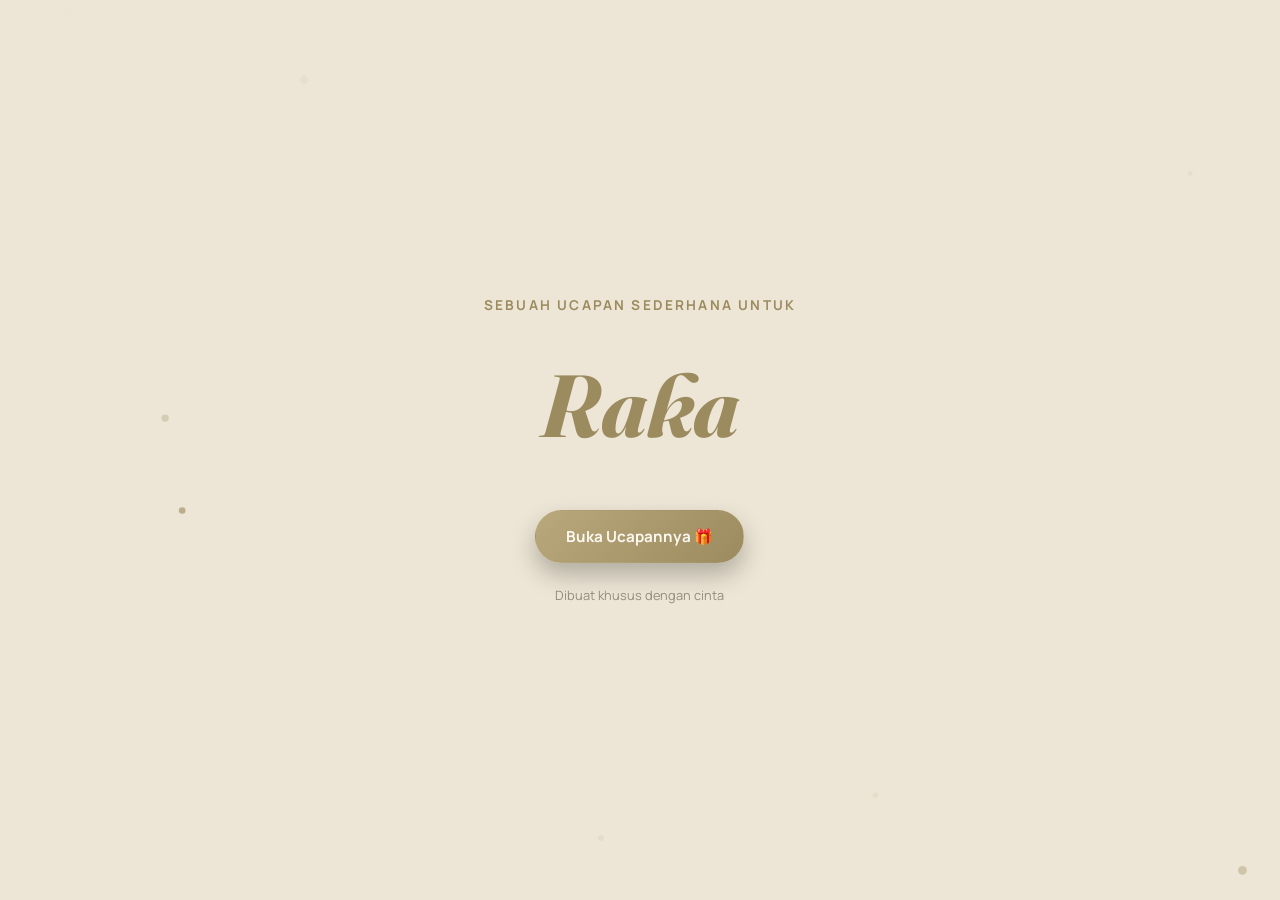
<file: templates/minimalist/index.html>
<!DOCTYPE html>
<html lang="id">
<head>
  <meta charset="UTF-8">
  <meta name="viewport" content="width=device-width, initial-scale=1.0">
  <title>Selamat Ulang Tahun</title>
  <meta name="robots" content="noindex">
  <link rel="icon" href="../../assets/icons/favicon.png" type="image/png">

  <link rel="preconnect" href="https://fonts.googleapis.com">
  <link rel="preconnect" href="https://fonts.gstatic.com" crossorigin>
  <link href="https://fonts.googleapis.com/css2?family=Fraunces:ital,opsz,wght@0,9..144,400;0,9..144,600;1,9..144,500&family=Manrope:wght@400;500;600;700;800&display=swap" rel="stylesheet">

  <link rel="stylesheet" href="../shared/engine.css">
  <link rel="stylesheet" href="theme.css">
</head>
<body class="theme-minimalist">

  <canvas id="confettiCanvas" class="confetti-canvas"></canvas>
  <canvas id="ambientCanvas" class="ambient-canvas"></canvas>

  <!-- ================= LAYAR PEMBUKA ================= -->
  <section class="cover" id="cover">
    <div class="cover-glow"></div>
    <div class="cover-inner">
      <p class="cover-eyebrow" id="coverEyebrow">Sebuah kejutan kecil untuk</p>
      <h1 class="cover-title" id="coverTitle">Nama</h1>
      <button class="btn btn-primary" id="openBtn">Buka Ucapannya 🎁</button>
      <p class="cover-hint">Dibuat khusus dengan cinta</p>
    </div>
  </section>

  <!-- ================= ISI UCAPAN ================= -->
  <main class="content" id="content" hidden>

    <section class="hero-section">
      <div class="hero-inner">
        <p class="reveal-line hero-eyebrow" id="heroEyebrow"></p>
        <h2 class="reveal-line hero-title" id="heroTitle"></h2>
        <p class="reveal-line hero-text" id="heroText"></p>
      </div>
    </section>

    <section class="message-section">
      <div class="message-card">
        <p class="reveal-line message-text" id="messageText"></p>
        <span class="reveal-line message-signature" id="messageSignature"></span>
      </div>
    </section>

    <section class="gallery-section">
      <p class="gallery-eyebrow">Kenangan Kita</p>
      <h2 class="gallery-title">Sebuah Galeri Kecil</h2>
      <div class="gallery-grid" id="galleryGrid"></div>
    </section>

    <section class="timeline-r-section" id="timelineRSection">
      <p class="gallery-eyebrow center">Perjalanan</p>
      <h2 class="gallery-title center">Momen-Momen Berharga</h2>
      <div class="timeline-r-list" id="timelineRList"></div>
    </section>

    <section class="video-r-section" id="videoRSection">
      <p class="gallery-eyebrow center">Video Kenangan</p>
      <div class="video-r-frame">
        <video id="videoRPlayer" controls preload="none"></video>
      </div>
    </section>

    <section class="reasons-r-section" id="reasonsRSection">
      <h2 class="gallery-title" id="reasonsRTitle">Alasan Bersyukur Memilikimu</h2>
      <ul class="reasons-r-list" id="reasonsRList"></ul>
    </section>

    <section class="music-section" id="musicSection">
      <p>🎵 Musik spesial untuk momen ini</p>
      <button class="btn btn-outline" id="musicBtn">Putar Musik</button>
      <audio id="bgMusic" loop preload="none"></audio>
    </section>

    <section class="footer-cta">
      <h2>Suka dengan template ini?</h2>
      <p>Website ini dibuat oleh BirthdayWish — pesan juga untuk orang tersayangmu.</p>
      <button class="btn btn-primary" id="footerCtaBtn">Pesan Template Ini</button>
      <p class="footer-note">Dibuat dengan ❤️ oleh <a href="https://luqmanragil.github.io/birthdaywish/" target="_blank" rel="noopener">BirthdayWish</a></p>
    </section>

  </main>

  <script src="config.js"></script>
  <script src="../shared/engine.js"></script>
</body>
</html>
</file>
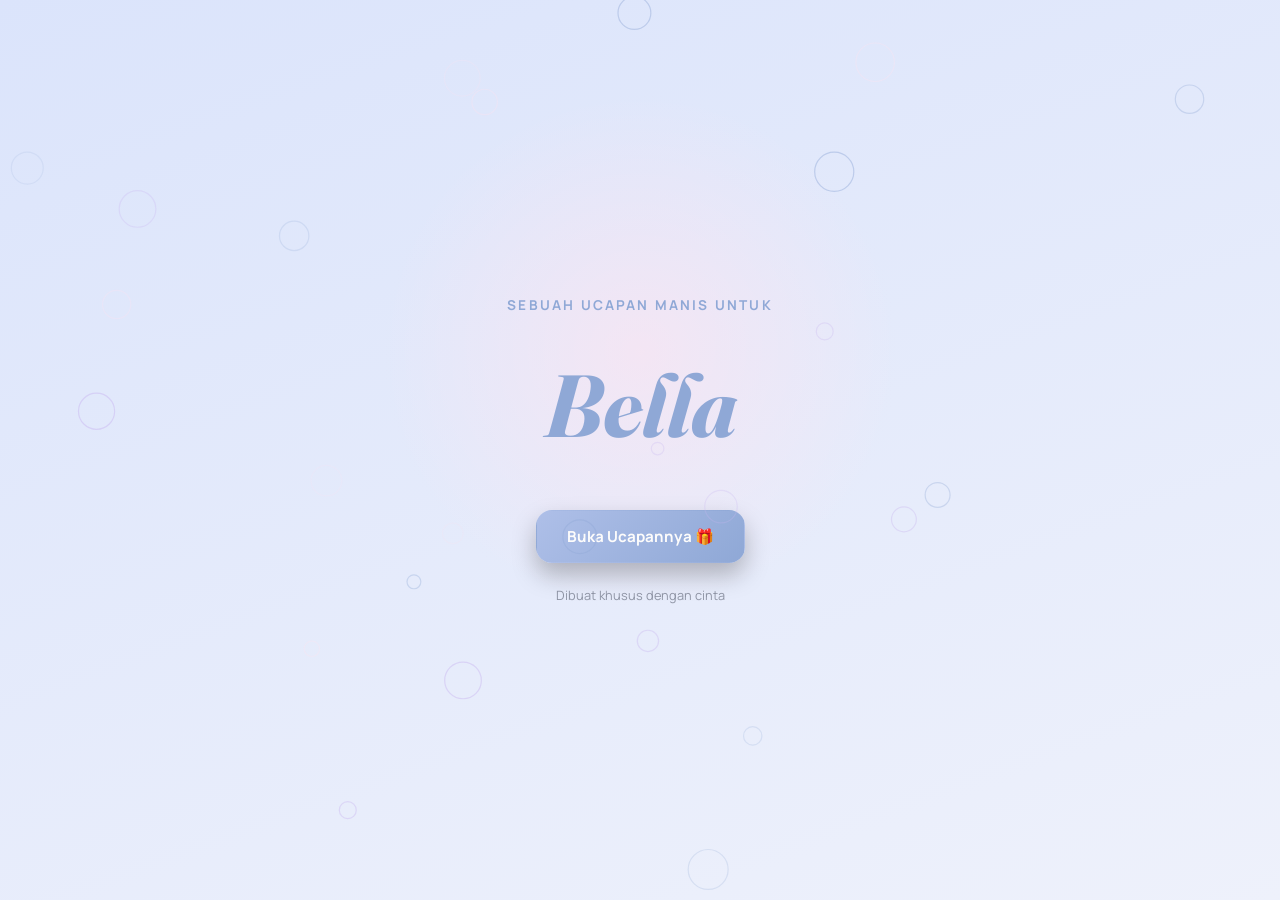
<file: templates/pastel-dream/index.html>
<!DOCTYPE html>
<html lang="id">
<head>
  <meta charset="UTF-8">
  <meta name="viewport" content="width=device-width, initial-scale=1.0">
  <title>Selamat Ulang Tahun</title>
  <meta name="robots" content="noindex">
  <link rel="icon" href="../../assets/icons/favicon.png" type="image/png">

  <link rel="preconnect" href="https://fonts.googleapis.com">
  <link rel="preconnect" href="https://fonts.gstatic.com" crossorigin>
  <link href="https://fonts.googleapis.com/css2?family=Fraunces:ital,opsz,wght@0,9..144,400;0,9..144,600;1,9..144,500&family=Manrope:wght@400;500;600;700;800&display=swap" rel="stylesheet">

  <link rel="stylesheet" href="../shared/engine.css">
  <link rel="stylesheet" href="theme.css">
</head>
<body class="theme-pastel-dream">

  <canvas id="confettiCanvas" class="confetti-canvas"></canvas>
  <canvas id="ambientCanvas" class="ambient-canvas"></canvas>

  <!-- ================= LAYAR PEMBUKA ================= -->
  <section class="cover" id="cover">
    <div class="cover-glow"></div>
    <div class="cover-inner">
      <p class="cover-eyebrow" id="coverEyebrow">Sebuah kejutan kecil untuk</p>
      <h1 class="cover-title" id="coverTitle">Nama</h1>
      <button class="btn btn-primary" id="openBtn">Buka Ucapannya 🎁</button>
      <p class="cover-hint">Dibuat khusus dengan cinta</p>
    </div>
  </section>

  <!-- ================= ISI UCAPAN ================= -->
  <main class="content" id="content" hidden>

    <section class="hero-section">
      <div class="hero-inner">
        <p class="reveal-line hero-eyebrow" id="heroEyebrow"></p>
        <h2 class="reveal-line hero-title" id="heroTitle"></h2>
        <p class="reveal-line hero-text" id="heroText"></p>
      </div>
    </section>

    <section class="message-section">
      <div class="message-card">
        <p class="reveal-line message-text" id="messageText"></p>
        <span class="reveal-line message-signature" id="messageSignature"></span>
      </div>
    </section>

    <section class="gallery-section">
      <p class="gallery-eyebrow">Kenangan Kita</p>
      <h2 class="gallery-title">Sebuah Galeri Kecil</h2>
      <div class="gallery-grid" id="galleryGrid"></div>
    </section>

    <section class="timeline-r-section" id="timelineRSection">
      <p class="gallery-eyebrow center">Perjalanan</p>
      <h2 class="gallery-title center">Momen-Momen Berharga</h2>
      <div class="timeline-r-list" id="timelineRList"></div>
    </section>

    <section class="video-r-section" id="videoRSection">
      <p class="gallery-eyebrow center">Video Kenangan</p>
      <div class="video-r-frame">
        <video id="videoRPlayer" controls preload="none"></video>
      </div>
    </section>

    <section class="reasons-r-section" id="reasonsRSection">
      <h2 class="gallery-title" id="reasonsRTitle">Alasan Bersyukur Memilikimu</h2>
      <ul class="reasons-r-list" id="reasonsRList"></ul>
    </section>

    <section class="music-section" id="musicSection">
      <p>🎵 Musik spesial untuk momen ini</p>
      <button class="btn btn-outline" id="musicBtn">Putar Musik</button>
      <audio id="bgMusic" loop preload="none"></audio>
    </section>

    <section class="footer-cta">
      <h2>Suka dengan template ini?</h2>
      <p>Website ini dibuat oleh BirthdayWish — pesan juga untuk orang tersayangmu.</p>
      <button class="btn btn-primary" id="footerCtaBtn">Pesan Template Ini</button>
      <p class="footer-note">Dibuat dengan ❤️ oleh <a href="https://luqmanragil.github.io/birthdaywish/" target="_blank" rel="noopener">BirthdayWish</a></p>
    </section>

  </main>

  <script src="config.js"></script>
  <script src="../shared/engine.js"></script>
</body>
</html>
</file>
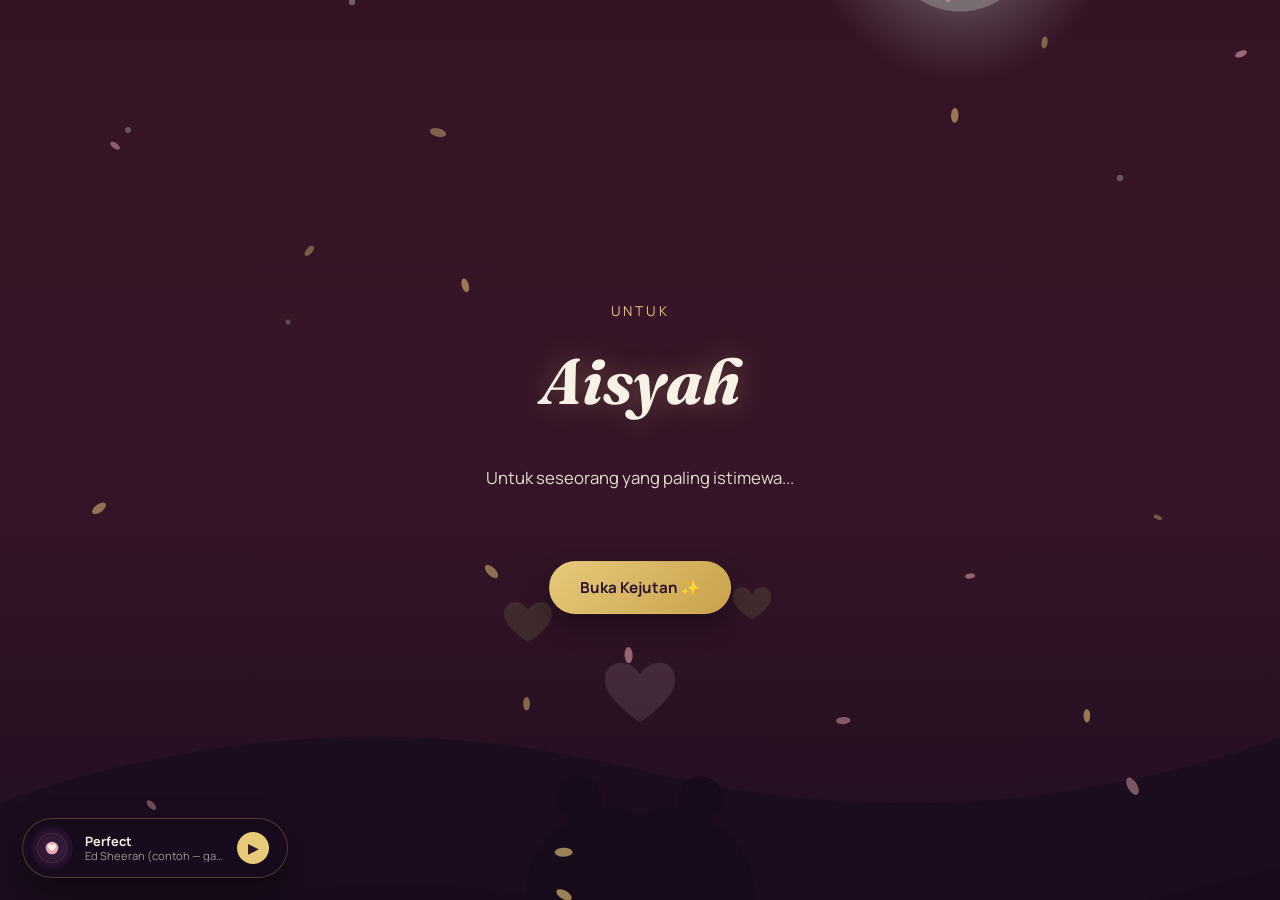
<file: templates/romantic/index.html>
<!DOCTYPE html>
<html lang="id">
<head>
  <meta charset="UTF-8">
  <meta name="viewport" content="width=device-width, initial-scale=1.0">
  <title>Selamat Ulang Tahun</title>
  <meta name="robots" content="noindex">
  <link rel="icon" href="../../assets/icons/favicon.png" type="image/png">

  <link rel="preconnect" href="https://fonts.googleapis.com">
  <link rel="preconnect" href="https://fonts.gstatic.com" crossorigin>
  <link href="https://fonts.googleapis.com/css2?family=Fraunces:ital,opsz,wght@0,9..144,400;0,9..144,600;1,9..144,500&family=Manrope:wght@400;500;600;700;800&display=swap" rel="stylesheet">

  <link rel="stylesheet" href="style.css">
</head>
<body>

  <canvas id="fxCanvas" class="fx-canvas"></canvas>
  <canvas id="ambientCanvas" class="ambient-canvas"></canvas>

  <!-- ================= 1. OPENING / HALAMAN PEMBUKA ================= -->
  <section class="opening" id="opening">
    <img src="assets/images-contoh/romantic-illustration.svg" alt="" class="opening-bg" id="openingBg">
    <div class="opening-overlay"></div>
    <div class="opening-inner">
      <p class="opening-eyebrow">Untuk</p>
      <h1 class="opening-name" id="openingName">Nama</h1>
      <p class="opening-line" id="openingLine1"></p>
      <p class="opening-line opening-line-2" id="openingLine2"></p>
      <button class="btn btn-primary" id="openBtn">Buka Kejutan ✨</button>
    </div>
  </section>

  <!-- ================= KONTEN UTAMA (tersembunyi sampai dibuka) ================= -->
  <main class="content" id="content" hidden>

    <!-- ================= 2. HERO SECTION ================= -->
    <section class="hero-r">
      <canvas class="petal-canvas" id="petalCanvas"></canvas>
      <div class="hero-r-glow"></div>
      <img src="assets/images-contoh/romantic-illustration.svg" alt="" class="hero-r-photo" id="heroPhoto">
      <div class="hero-r-inner">
        <h2 class="reveal-line hero-r-title" id="heroTitle">Happy Birthday</h2>
        <p class="reveal-line hero-r-sub" id="heroSub"></p>
      </div>
    </section>

    <!-- ================= 3. LOVE LETTER ================= -->
    <section class="letter-section">
      <div class="letter-paper">
        <p class="letter-opening" id="letterOpening">Dear,</p>
        <div class="letter-body" id="letterBody"></div>
        <button class="btn btn-outline letter-btn" id="letterNextBtn">Lanjut Membaca ↓</button>
      </div>
    </section>

    <!-- ================= 4. TIMELINE KENANGAN ================= -->
    <section class="timeline-section" id="timelineSection">
      <p class="eyebrow-r center">Perjalanan Kita</p>
      <h2 class="title-r center">Timeline Kenangan</h2>
      <div class="timeline-list" id="timelineList"></div>
    </section>

    <!-- ================= 5. GALERI FOTO ================= -->
    <section class="gallery-r-section">
      <p class="eyebrow-r center">Album Digital</p>
      <h2 class="title-r center">Galeri Foto Kenangan</h2>
      <div class="polaroid-grid" id="polaroidGrid"></div>
    </section>

    <!-- ================= 6. REASONS WHY I LOVE YOU ================= -->
    <section class="reasons-section">
      <p class="eyebrow-r center">Alasan</p>
      <h2 class="title-r center" id="reasonsTitle">Alasan Aku Bersyukur Memilikimu</h2>
      <ul class="reasons-list" id="reasonsList"></ul>
    </section>

    <!-- ================= 7. BIRTHDAY WISHES / DOA ================= -->
    <section class="wishes-section">
      <div class="wishes-card">
        <span class="wishes-icon">🤍</span>
        <p class="wishes-text" id="wishesText"></p>
      </div>
    </section>

    <!-- ================= 8. SURPRISE SECTION ================= -->
    <section class="surprise-section">
      <p class="eyebrow-r center">Satu Lagi</p>
      <h2 class="title-r center">Ada Sebuah Kejutan</h2>
      <button class="btn btn-primary" id="secretBtn">Ada satu pesan rahasia untukmu...</button>
      <div class="secret-message" id="secretMessage" hidden>
        <p id="secretMessageText"></p>
      </div>
    </section>

    <!-- ================= 10. CLOSING SECTION ================= -->
    <section class="closing-section">
      <div class="closing-inner">
        <p class="reveal-line closing-text" id="closingText"></p>
        <p class="reveal-line closing-subtext" id="closingSubtext"></p>
        <p class="reveal-line closing-sender" id="closingSender"></p>
        <p class="reveal-line closing-date" id="closingDate"></p>

        <button class="btn btn-outline closing-cta" id="footerCtaBtn">Pesan Template Ini</button>
        <p class="footer-note-r">Dibuat dengan ❤️ oleh <a href="https://luqmanragil.github.io/birthdaywish/" target="_blank" rel="noopener">BirthdayWish</a></p>
      </div>
    </section>

  </main>

  <!-- ================= 9. MUSIC PLAYER (mengambang) ================= -->
  <div class="music-player" id="musicPlayer" hidden>
    <img src="assets/images-contoh/music-cover-placeholder.svg" alt="" class="music-player-cover" id="musicCover">
    <div class="music-player-info">
      <span class="music-player-title" id="musicTitle">Judul Lagu</span>
      <span class="music-player-artist" id="musicArtist">Nama Artis</span>
    </div>
    <button class="music-player-btn" id="musicToggleBtn" aria-label="Putar/Jeda Musik">▶</button>
    <audio id="bgMusic" loop preload="none"></audio>
  </div>

  <script src="config.js"></script>
  <script src="script.js"></script>
</body>
</html>
</file>
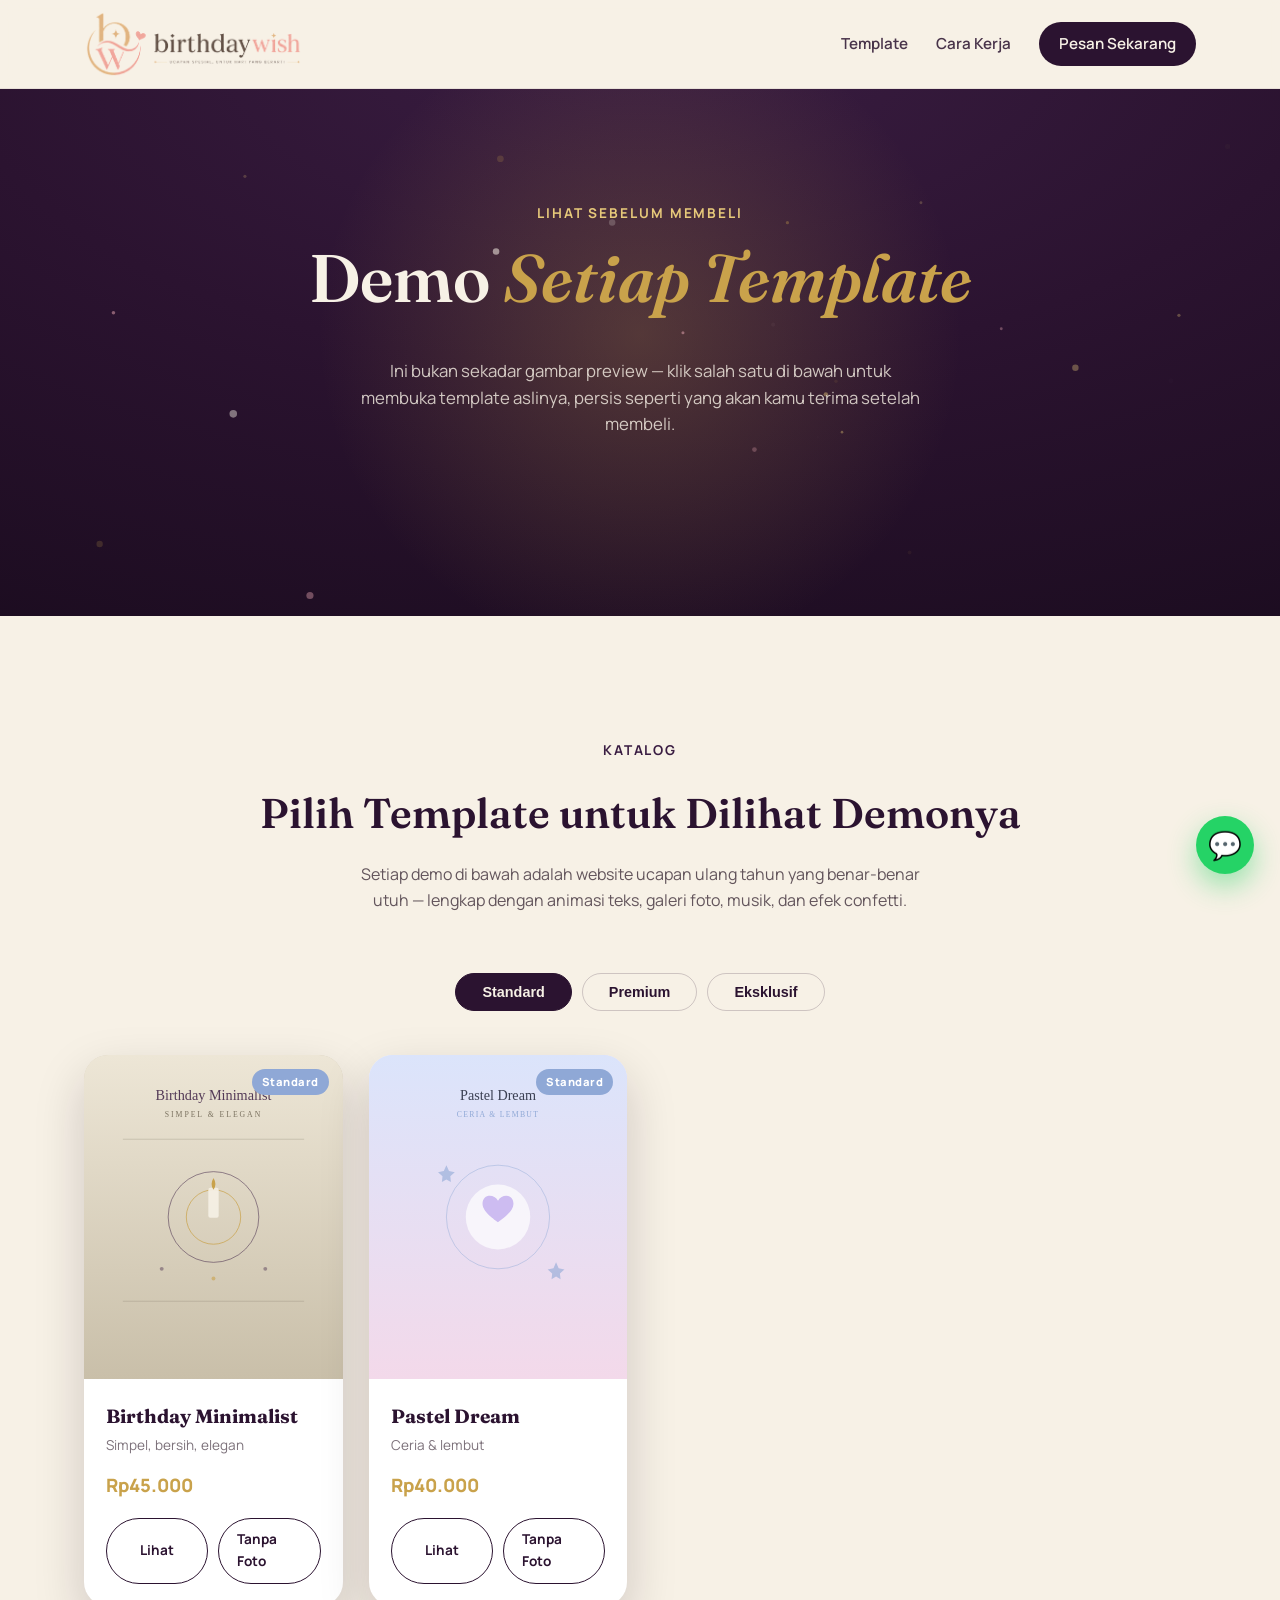
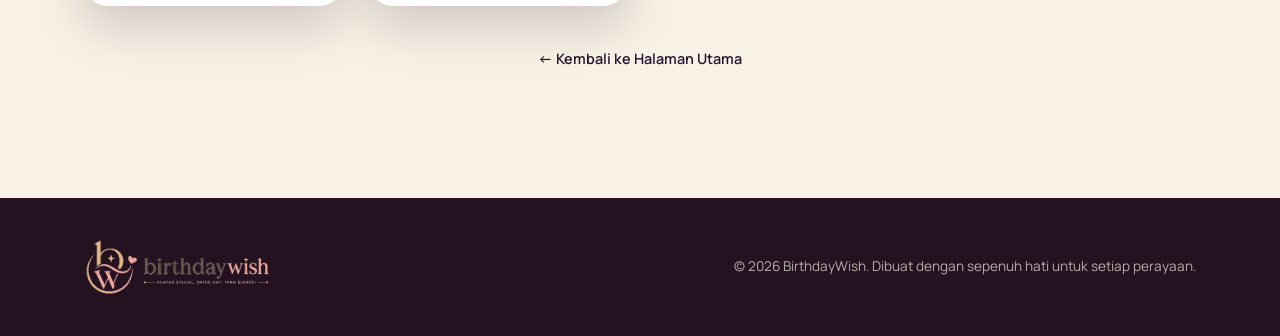
<file: demo.html>
<!DOCTYPE html>
<html lang="id">
<head>
  <meta charset="UTF-8">
  <meta name="viewport" content="width=device-width, initial-scale=1.0">

  <title>Lihat Demo Template — BirthdayWish</title>
  <meta name="description" content="Lihat demo asli tiap template ucapan ulang tahun dari BirthdayWish: Romantic, Minimalist, Luxury, dan Anime Style — sesuai tampilan yang akan kamu terima.">
  <meta property="og:title" content="Demo Template Ucapan Ulang Tahun — BirthdayWish">
  <meta property="og:type" content="website">

  <link rel="icon" href="assets/icons/favicon.png" type="image/png">

  <link rel="preconnect" href="https://fonts.googleapis.com">
  <link rel="preconnect" href="https://fonts.gstatic.com" crossorigin>
  <link href="https://fonts.googleapis.com/css2?family=Fraunces:ital,opsz,wght@0,9..144,400;0,9..144,600;1,9..144,500&family=Manrope:wght@400;500;600;700;800&display=swap" rel="stylesheet">

  <link rel="stylesheet" href="style.css">
</head>
<body>

  <!-- ================= NAVBAR ================= -->
  <header class="navbar">
    <div class="container navbar-inner">
      <a href="index.html" class="brand">
        <img src="assets/images/logo-full.png" alt="BirthdayWish" class="brand-logo">
      </a>
      <nav class="nav-links" id="navLinks">
        <a href="index.html#template">Template</a>
        <a href="index.html#cara-kerja">Cara Kerja</a>
        <a href="index.html#kontak" class="nav-cta">Pesan Sekarang</a>
      </nav>
      <button class="nav-toggle" id="navToggle" aria-label="Buka menu">
        <span></span><span></span><span></span>
      </button>
    </div>
  </header>

  <!-- ================= HERO ================= -->
  <section class="hero">
    <div class="hero-glow"></div>
    <canvas id="brandAmbientCanvas" class="brand-ambient-canvas"></canvas>
    <div class="container hero-inner">
      <p class="eyebrow">Lihat Sebelum Membeli</p>
      <h1 class="hero-title">Demo <span class="italic-accent">Setiap Template</span></h1>
      <p class="hero-desc">
        Ini bukan sekadar gambar preview — klik salah satu di bawah untuk membuka
        template aslinya, persis seperti yang akan kamu terima setelah membeli.
      </p>
    </div>
  </section>

  <!-- ================= PILIHAN DEMO ================= -->
  <section class="section" id="pilihan-demo">
    <div class="container">
      <p class="eyebrow center">Katalog</p>
      <h2 class="section-title center">Pilih Template untuk Dilihat Demonya</h2>
      <p class="section-desc center">
        Setiap demo di bawah adalah website ucapan ulang tahun yang benar-benar utuh —
        lengkap dengan animasi teks, galeri foto, musik, dan efek confetti.
      </p>

      <div class="tier-tabs" role="tablist">
        <button class="tier-tab active" data-tier="standard" role="tab">Standard</button>
        <button class="tier-tab" data-tier="premium" role="tab">Premium</button>
        <button class="tier-tab" data-tier="eksklusif" role="tab">Eksklusif</button>
      </div>

      <div class="product-grid" id="productGrid">

        <article class="product-card" data-tier="standard">
          <div class="product-media product-minimalist">
            <span class="tier-badge tier-standard">Standard</span>
            <img src="assets/images/template-minimalist.svg" alt="Preview Template Birthday Minimalist" loading="lazy">
          </div>
          <div class="product-body">
            <h3>Birthday Minimalist</h3>
            <p class="product-tag">Simpel, bersih, elegan</p>
            <p class="product-price">Rp45.000</p>
            <div class="product-actions">
              <a href="templates/minimalist/index.html" class="btn btn-small btn-outline" target="_blank" rel="noopener">Lihat</a>
              <a href="templates/minimalist/index.html?foto=0" class="btn btn-small btn-outline" target="_blank" rel="noopener">Tanpa Foto</a>
            </div>
          </div>
        </article>

        <article class="product-card" data-tier="standard">
          <div class="product-media product-pastel-dream">
            <span class="tier-badge tier-standard">Standard</span>
            <img src="assets/images/template-pastel-dream.svg" alt="Preview Template Pastel Dream" loading="lazy">
          </div>
          <div class="product-body">
            <h3>Pastel Dream</h3>
            <p class="product-tag">Ceria &amp; lembut</p>
            <p class="product-price">Rp40.000</p>
            <div class="product-actions">
              <a href="templates/pastel-dream/index.html" class="btn btn-small btn-outline" target="_blank" rel="noopener">Lihat</a>
              <a href="templates/pastel-dream/index.html?foto=0" class="btn btn-small btn-outline" target="_blank" rel="noopener">Tanpa Foto</a>
            </div>
          </div>
        </article>

        <article class="product-card" data-tier="premium">
          <div class="product-media product-romantic">
            <span class="tier-badge tier-premium">Premium</span>
            <img src="assets/images/template-romantic.svg" alt="Preview Template Birthday Romantic" loading="lazy">
          </div>
          <div class="product-body">
            <h3>Birthday Romantic</h3>
            <p class="product-tag">Untuk pasangan tercinta</p>
            <p class="product-price">Rp55.000</p>
            <div class="product-actions">
              <a href="templates/romantic/index.html" class="btn btn-small btn-outline" target="_blank" rel="noopener">Lihat</a>
              <a href="templates/romantic/index.html?foto=0" class="btn btn-small btn-outline" target="_blank" rel="noopener">Tanpa Foto</a>
            </div>
          </div>
        </article>

        <article class="product-card" data-tier="premium">
          <div class="product-media product-anime">
            <span class="tier-badge tier-premium">Premium</span>
            <img src="assets/images/template-anime.svg" alt="Preview Template Birthday Anime Style" loading="lazy">
          </div>
          <div class="product-body">
            <h3>Birthday Anime Style</h3>
            <p class="product-tag">Ceria dan penuh warna</p>
            <p class="product-price">Rp50.000</p>
            <div class="product-actions">
              <a href="templates/anime/index.html" class="btn btn-small btn-outline" target="_blank" rel="noopener">Lihat</a>
              <a href="templates/anime/index.html?foto=0" class="btn btn-small btn-outline" target="_blank" rel="noopener">Tanpa Foto</a>
            </div>
          </div>
        </article>

        <article class="product-card" data-tier="premium">
          <div class="product-media product-elegant-rose">
            <span class="tier-badge tier-premium">Premium</span>
            <img src="assets/images/template-elegant-rose.svg" alt="Preview Template Elegant Rose" loading="lazy">
          </div>
          <div class="product-body">
            <h3>Elegant Rose</h3>
            <p class="product-tag">Anggun &amp; feminin</p>
            <p class="product-price">Rp60.000</p>
            <div class="product-actions">
              <a href="templates/elegant-rose/index.html" class="btn btn-small btn-outline" target="_blank" rel="noopener">Lihat</a>
              <a href="templates/elegant-rose/index.html?foto=0" class="btn btn-small btn-outline" target="_blank" rel="noopener">Tanpa Foto</a>
            </div>
          </div>
        </article>

        <article class="product-card" data-tier="eksklusif">
          <div class="product-media product-luxury">
            <span class="tier-badge tier-eksklusif">Eksklusif</span>
            <img src="assets/images/template-luxury.svg" alt="Preview Template Birthday Luxury" loading="lazy">
          </div>
          <div class="product-body">
            <h3>Birthday Luxury</h3>
            <p class="product-tag">Mewah dan berkelas</p>
            <p class="product-price">Rp75.000</p>
            <div class="product-actions">
              <a href="templates/luxury/index.html" class="btn btn-small btn-outline" target="_blank" rel="noopener">Lihat</a>
              <a href="templates/luxury/index.html?foto=0" class="btn btn-small btn-outline" target="_blank" rel="noopener">Tanpa Foto</a>
            </div>
          </div>
        </article>

        <article class="product-card" data-tier="eksklusif">
          <div class="product-media product-midnight-gold">
            <span class="tier-badge tier-eksklusif">Eksklusif</span>
            <img src="assets/images/template-midnight-gold.svg" alt="Preview Template Midnight Gold" loading="lazy">
          </div>
          <div class="product-body">
            <h3>Midnight Gold</h3>
            <p class="product-tag">Berkelas &amp; misterius</p>
            <p class="product-price">Rp90.000</p>
            <div class="product-actions">
              <a href="templates/midnight-gold/index.html" class="btn btn-small btn-outline" target="_blank" rel="noopener">Lihat</a>
              <a href="templates/midnight-gold/index.html?foto=0" class="btn btn-small btn-outline" target="_blank" rel="noopener">Tanpa Foto</a>
            </div>
          </div>
        </article>

      </div>

      <p class="center" style="margin-top: 40px;">
        <a href="index.html" class="btn-ghost-link" style="color: var(--plum-deep); font-weight: 600;">&larr; Kembali ke Halaman Utama</a>
      </p>
    </div>
  </section>

  <!-- ================= FOOTER ================= -->
  <footer class="footer">
    <div class="container footer-inner">
      <div class="brand">
        <img src="assets/images/logo-full.png" alt="BirthdayWish" class="brand-logo brand-logo-footer">
      </div>
      <p>&copy; <span id="year"></span> BirthdayWish. Dibuat dengan sepenuh hati untuk setiap perayaan.</p>
    </div>
  </footer>

  <!-- ================= FLOATING WHATSAPP BUTTON ================= -->
  <a href="#" class="whatsapp-float" id="whatsappFloat" aria-label="Chat via WhatsApp" target="_blank" rel="noopener">
    <span class="whatsapp-float-icon">💬</span>
  </a>

  <script src="script.js"></script>
</body>
</html>
</file>
<file: style.css>
/* =========================================================
   BirthdayWish — Design tokens
   Palette   : plum (#2B1330) + aged gold (#C9A24B) + cream (#F7F1E6)
   Display   : Fraunces (elegant, invitation-like)
   Body/UI   : Manrope
   Signature : wax-seal badge with hanging ribbon in the hero
   ========================================================= */

:root {
  --plum-deep: #2B1330;
  --plum-darker: #190B1D;
  --plum-soft: #3A1D42;
  --gold: #C9A24B;
  --gold-light: #E7C97A;
  --cream: #F7F1E6;
  --cream-dim: #EDE4D3;
  --rose: #E8A7B3;
  --ink: #241221;
  --success: #6FAE8C;

  --font-display: "Fraunces", "Georgia", serif;
  --font-body: "Manrope", -apple-system, BlinkMacSystemFont, sans-serif;

  --radius-lg: 24px;
  --radius-md: 14px;
  --radius-sm: 8px;

  --shadow-soft: 0 20px 50px rgba(25, 11, 29, 0.18);
  --shadow-deep: 0 30px 70px rgba(25, 11, 29, 0.35);

  --ease: cubic-bezier(0.22, 1, 0.36, 1);
}

* { box-sizing: border-box; }

html { scroll-behavior: smooth; }

body {
  margin: 0;
  font-family: var(--font-body);
  background: var(--cream);
  color: var(--ink);
  line-height: 1.6;
  -webkit-font-smoothing: antialiased;
}

img { max-width: 100%; display: block; }

a { color: inherit; text-decoration: none; }

.container {
  width: 100%;
  max-width: 1160px;
  margin: 0 auto;
  padding: 0 24px;
}

.italic-accent {
  font-style: italic;
  color: var(--gold);
}

/* focus visibility */
a:focus-visible, button:focus-visible {
  outline: 2px solid var(--gold);
  outline-offset: 3px;
}

@media (prefers-reduced-motion: reduce) {
  * { animation-duration: 0.01ms !important; transition-duration: 0.01ms !important; scroll-behavior: auto !important; }
}

/* ========================= BUTTONS ========================= */
.btn {
  display: inline-flex;
  align-items: center;
  justify-content: center;
  gap: 8px;
  padding: 14px 28px;
  border-radius: 999px;
  font-family: var(--font-body);
  font-weight: 700;
  font-size: 0.95rem;
  border: 1px solid transparent;
  cursor: pointer;
  transition: transform 0.25s var(--ease), box-shadow 0.25s var(--ease), background 0.25s var(--ease);
}
.btn:hover { transform: translateY(-2px); }

.btn-primary {
  background: linear-gradient(135deg, var(--gold-light), var(--gold));
  color: var(--plum-darker);
  box-shadow: 0 12px 24px rgba(201, 162, 75, 0.35);
}
.btn-primary:hover { box-shadow: 0 16px 30px rgba(201, 162, 75, 0.45); }

.btn-ghost {
  background: transparent;
  border-color: rgba(247, 241, 230, 0.5);
  color: var(--cream);
}
.btn-ghost:hover { background: rgba(247, 241, 230, 0.08); }

.btn-outline {
  background: transparent;
  border-color: var(--plum-deep);
  color: var(--plum-deep);
}
.btn-outline:hover { background: var(--plum-deep); color: var(--cream); }

.btn-small { padding: 10px 18px; font-size: 0.85rem; }
.btn-large { padding: 18px 38px; font-size: 1.05rem; }

/* ========================= NAVBAR ========================= */
.navbar {
  position: sticky;
  top: 0;
  z-index: 50;
  background: rgba(247, 241, 230, 0.85);
  backdrop-filter: blur(10px);
  border-bottom: 1px solid rgba(43, 19, 48, 0.08);
}
.navbar-inner {
  display: flex;
  align-items: center;
  justify-content: space-between;
  height: 88px;
}
.brand { display: flex; align-items: center; gap: 10px; }
.brand-logo {
  height: 68px;
  width: auto;
  display: block;
}
.brand-logo-footer {
  height: 58px;
}
.nav-links { display: flex; align-items: center; gap: 28px; }
.nav-links a { font-weight: 600; font-size: 0.95rem; color: var(--plum-deep); opacity: 0.85; }
.nav-links a:hover { opacity: 1; }
.nav-cta {
  background: var(--plum-deep);
  color: var(--cream) !important;
  padding: 10px 20px;
  border-radius: 999px;
  opacity: 1 !important;
}
.nav-toggle {
  display: none;
  flex-direction: column;
  gap: 5px;
  background: none;
  border: none;
  cursor: pointer;
  padding: 8px;
}
.nav-toggle span { width: 22px; height: 2px; background: var(--plum-deep); border-radius: 2px; }

/* ========================= HERO ========================= */
.hero {
  position: relative;
  background: radial-gradient(120% 140% at 50% -10%, var(--plum-soft) 0%, var(--plum-deep) 45%, var(--plum-darker) 100%);
  color: var(--cream);
  overflow: hidden;
  padding: 100px 0 140px;
}
.hero-glow {
  position: absolute;
  top: -20%;
  left: 50%;
  transform: translateX(-50%);
  width: 700px; height: 700px;
  background: radial-gradient(circle, rgba(201, 162, 75, 0.25), transparent 65%);
  pointer-events: none;
}
.brand-ambient-canvas {
  position: absolute;
  inset: 0;
  width: 100%;
  height: 100%;
  pointer-events: none;
}
.hero-inner {
  position: relative;
  text-align: center;
  display: flex;
  flex-direction: column;
  align-items: center;
}
.eyebrow {
  font-size: 0.85rem;
  letter-spacing: 0.14em;
  text-transform: uppercase;
  color: var(--gold-light);
  font-weight: 700;
  margin-bottom: 18px;
}
.eyebrow.center { text-align: center; color: var(--plum-soft); }

.hero-title {
  font-family: var(--font-display);
  font-size: clamp(2.4rem, 6vw, 4.2rem);
  line-height: 1.08;
  font-weight: 600;
  max-width: 820px;
  margin: 0 0 26px;
}
.hero-desc {
  max-width: 560px;
  color: rgba(247, 241, 230, 0.8);
  font-size: 1.05rem;
  margin-bottom: 38px;
}
.hero-actions { display: flex; gap: 16px; flex-wrap: wrap; justify-content: center; margin-bottom: 60px; }

/* signature element: wax seal + ribbon */
.hero-seal {
  position: relative;
  width: 160px;
  animation: floatSeal 5s ease-in-out infinite;
}
.seal-ribbon {
  position: absolute;
  top: -70px;
  left: 50%;
  transform: translateX(-50%);
  width: 26px;
  height: 90px;
  background: linear-gradient(180deg, var(--rose), transparent);
  clip-path: polygon(0 0, 100% 0, 100% 85%, 50% 100%, 0 85%);
  opacity: 0.85;
}
.seal-wax {
  width: 160px; height: 160px;
  border-radius: 50%;
  background: radial-gradient(circle at 35% 30%, var(--gold-light), var(--gold) 60%, #a9843a 100%);
  display: flex; align-items: center; justify-content: center;
  text-align: center;
  box-shadow: var(--shadow-deep), inset 0 -6px 12px rgba(0,0,0,0.25);
  border: 3px solid rgba(255,255,255,0.15);
}
.seal-wax span {
  font-family: var(--font-display);
  font-style: italic;
  font-size: 1rem;
  color: var(--plum-darker);
  line-height: 1.3;
}
@keyframes floatSeal {
  0%, 100% { transform: translateY(0) rotate(-2deg); }
  50% { transform: translateY(-12px) rotate(2deg); }
}

/* ========================= STRIP ========================= */
.strip { background: var(--ink); color: var(--cream); }
.strip-inner {
  display: grid;
  grid-template-columns: repeat(3, 1fr);
  text-align: center;
  padding: 40px 24px;
  gap: 20px;
}
.strip-item strong {
  display: block;
  font-family: var(--font-display);
  font-size: 1.8rem;
  color: var(--gold-light);
}
.strip-item span { font-size: 0.85rem; opacity: 0.75; }

/* ========================= SECTIONS ========================= */
.section { padding: 110px 0; }
.section-alt { background: var(--cream-dim); }
.section-title {
  font-family: var(--font-display);
  font-size: clamp(1.9rem, 4vw, 2.6rem);
  font-weight: 600;
  margin: 10px 0 16px;
  color: var(--plum-deep);
}
.section-desc {
  max-width: 560px;
  margin: 0 auto 60px;
  color: rgba(36, 18, 33, 0.7);
}
.center { text-align: center; }

/* ========================= PRODUCT GRID ========================= */
.product-grid {
  display: grid;
  grid-template-columns: repeat(4, 1fr);
  gap: 26px;
}
.product-card {
  background: #fff;
  border-radius: var(--radius-lg);
  overflow: hidden;
  box-shadow: var(--shadow-soft);
  transition: transform 0.35s var(--ease), box-shadow 0.35s var(--ease);
  opacity: 0;
  transform: translateY(24px);
}
.product-card.in-view { opacity: 1; transform: translateY(0); }
.product-card:hover { transform: translateY(-8px); box-shadow: var(--shadow-deep); }

.product-media {
  aspect-ratio: 4 / 5;
  position: relative;
  overflow: hidden;
}
.product-media img { width: 100%; height: 100%; object-fit: cover; }

.product-romantic { background: linear-gradient(160deg, #7a2e42, #2B1330); }
.product-minimalist { background: linear-gradient(160deg, #d8cdb8, #a89f8b); }
.product-luxury { background: linear-gradient(160deg, #3a2f14, #C9A24B); }
.product-anime { background: linear-gradient(160deg, #ff8fb1, #7ec9e0); }
.product-pastel-dream { background: linear-gradient(160deg, #dbe4fb, #c9b6f0); }
.product-elegant-rose { background: linear-gradient(160deg, #b56576, #3d1f26); }
.product-midnight-gold { background: linear-gradient(160deg, #16264f, #070d1f); }

.product-body { padding: 22px; }
.product-body h3 {
  font-family: var(--font-display);
  font-size: 1.2rem;
  margin: 0 0 4px;
  color: var(--plum-deep);
}
.product-tag { font-size: 0.85rem; color: rgba(36,18,33,0.6); margin: 0 0 14px; }
.product-price {
  font-weight: 800;
  color: var(--gold);
  font-size: 1.15rem;
  margin: 0 0 18px;
}
.product-actions { display: flex; gap: 10px; }
.product-actions .btn { flex: 1; }

/* ========================= STEPS ========================= */
.steps {
  display: grid;
  grid-template-columns: repeat(3, 1fr);
  gap: 30px;
  margin-top: 20px;
}
.step {
  background: #fff;
  padding: 34px 28px;
  border-radius: var(--radius-lg);
  box-shadow: var(--shadow-soft);
}
.step-mark {
  display: inline-block;
  font-family: var(--font-display);
  font-style: italic;
  color: var(--gold);
  font-size: 1.1rem;
  border-bottom: 2px solid var(--gold-light);
  padding-bottom: 6px;
  margin-bottom: 16px;
}
.step h3 { margin: 0 0 10px; font-family: var(--font-display); color: var(--plum-deep); }
.step p { margin: 0; color: rgba(36,18,33,0.7); font-size: 0.95rem; }

/* ========================= CTA ========================= */
.cta {
  background: radial-gradient(120% 160% at 50% 120%, var(--plum-soft), var(--plum-darker));
  color: var(--cream);
  padding: 100px 0;
  text-align: center;
}
.cta-inner h2 {
  font-family: var(--font-display);
  font-size: clamp(1.8rem, 4vw, 2.6rem);
  margin: 0 0 16px;
}
.cta-inner p { color: rgba(247,241,230,0.75); margin: 0 0 34px; }

/* ========================= FOOTER ========================= */
.footer { background: var(--ink); color: rgba(247,241,230,0.7); padding: 40px 0; }
.footer-inner {
  display: flex;
  align-items: center;
  justify-content: space-between;
  flex-wrap: wrap;
  gap: 16px;
}
.footer p { margin: 0; font-size: 0.85rem; }

/* ========================= RESPONSIVE ========================= */
@media (max-width: 900px) {
  .product-grid { grid-template-columns: repeat(2, 1fr); }
  .steps { grid-template-columns: 1fr; }
  .strip-inner { grid-template-columns: repeat(2, 1fr); }
}

@media (max-width: 720px) {
  .nav-links {
    position: fixed;
    top: 88px; left: 0; right: 0;
    background: var(--cream);
    flex-direction: column;
    align-items: flex-start;
    padding: 20px 24px 30px;
    gap: 18px;
    transform: translateY(-140%);
    transition: transform 0.35s var(--ease);
    box-shadow: var(--shadow-soft);
  }
  .nav-links.open { transform: translateY(0); }
  .nav-toggle { display: flex; }
  .product-grid { grid-template-columns: 1fr; }
  .hero { padding: 70px 0 100px; }
}

/* ========================= HARGA DISKON ========================= */
.product-media { position: relative; }
.discount-badge {
  position: absolute;
  top: 14px;
  left: 14px;
  background: #C0392B;
  color: #fff;
  font-size: 0.75rem;
  font-weight: 800;
  padding: 4px 10px;
  border-radius: 999px;
  z-index: 2;
  box-shadow: 0 6px 14px rgba(0,0,0,0.25);
}
.price-old {
  text-decoration: line-through;
  color: rgba(36,18,33,0.4);
  font-weight: 600;
  font-size: 0.95rem;
  margin-right: 8px;
}
.price-new {
  color: var(--gold);
  font-weight: 800;
  font-size: 1.15rem;
}
.product-trust {
  font-size: 0.78rem;
  color: var(--success);
  font-weight: 600;
  margin: -10px 0 16px;
}

/* ========================= COCOK UNTUK SIAPA ========================= */
.audience-grid {
  display: grid;
  grid-template-columns: repeat(3, 1fr);
  gap: 26px;
}
.audience-card {
  background: #fff;
  border-radius: var(--radius-lg);
  padding: 36px 26px;
  text-align: center;
  box-shadow: var(--shadow-soft);
}
.audience-icon { font-size: 2.2rem; display: block; margin-bottom: 14px; }
.audience-card h3 {
  font-family: var(--font-display);
  color: var(--plum-deep);
  margin: 0 0 10px;
  font-size: 1.15rem;
}
.audience-card p { margin: 0; color: rgba(36,18,33,0.65); font-size: 0.92rem; }

/* ========================= ADD-ON ========================= */
.addon-grid {
  display: grid;
  grid-template-columns: repeat(2, 1fr);
  gap: 22px;
  max-width: 780px;
  margin: 0 auto;
}
.addon-card {
  background: #fff;
  border-radius: var(--radius-lg);
  padding: 26px;
  display: flex;
  align-items: center;
  gap: 16px;
  box-shadow: var(--shadow-soft);
}
.addon-icon { font-size: 1.8rem; flex-shrink: 0; }
.addon-body { flex: 1; }
.addon-body h3 {
  font-family: var(--font-display);
  font-size: 1rem;
  color: var(--plum-deep);
  margin: 0 0 4px;
}
.addon-body p { margin: 0; font-size: 0.85rem; color: rgba(36,18,33,0.6); }
.addon-price {
  font-weight: 800;
  color: var(--gold);
  white-space: nowrap;
  font-size: 0.95rem;
}

/* ========================= FLOATING WHATSAPP ========================= */
.whatsapp-float {
  position: fixed;
  bottom: 26px;
  right: 26px;
  width: 58px;
  height: 58px;
  border-radius: 50%;
  background: #25D366;
  display: flex;
  align-items: center;
  justify-content: center;
  box-shadow: 0 12px 28px rgba(37, 211, 102, 0.45);
  z-index: 200;
  transition: transform 0.25s var(--ease);
}
.whatsapp-float:hover { transform: scale(1.08); }
.whatsapp-float-icon { font-size: 1.7rem; }

@media (max-width: 720px) {
  .audience-grid { grid-template-columns: 1fr; }
  .addon-grid { grid-template-columns: 1fr; }
  .addon-card { flex-direction: column; text-align: center; }
  .whatsapp-float { bottom: 18px; right: 18px; width: 52px; height: 52px; }
}

/* ========================= TIER TABS ========================= */
.tier-tabs {
  display: flex;
  justify-content: center;
  gap: 10px;
  margin-bottom: 44px;
  flex-wrap: wrap;
}
.tier-tab {
  background: transparent;
  border: 1.5px solid rgba(43,19,48,0.2);
  color: var(--plum-deep);
  padding: 10px 26px;
  border-radius: 999px;
  font-weight: 700;
  font-size: 0.9rem;
  cursor: pointer;
  transition: background 0.25s var(--ease), color 0.25s var(--ease);
}
.tier-tab.active,
.tier-tab:hover {
  background: var(--plum-deep);
  color: var(--cream);
  border-color: var(--plum-deep);
}

.product-card[data-tier] { display: none; }
.product-card[data-tier].tier-visible { display: block; }

/* ========================= TIER BADGE ========================= */
.tier-badge {
  position: absolute;
  top: 14px;
  right: 14px;
  font-size: 0.7rem;
  font-weight: 800;
  letter-spacing: 0.04em;
  padding: 4px 10px;
  border-radius: 999px;
  z-index: 2;
  color: #fff;
}
.tier-standard { background: #8fa8d6; }
.tier-premium { background: #b56576; }
.tier-eksklusif { background: #16264f; }

.btn-buy-full { width: 100%; margin-top: 10px; }

/* ========================= ROADMAP NOTE ========================= */
.catalog-roadmap-note {
  text-align: center;
  font-size: 0.85rem;
  color: rgba(36,18,33,0.6);
  margin: 36px 0 0;
}

/* ========================= FEATURE TABLE ========================= */
.feature-table-wrap {
  margin-top: 56px;
  overflow-x: auto;
  border-radius: var(--radius-lg);
  box-shadow: var(--shadow-soft);
}
.feature-table {
  width: 100%;
  border-collapse: collapse;
  background: #fff;
  min-width: 520px;
}
.feature-table th,
.feature-table td {
  padding: 16px 20px;
  text-align: center;
  font-size: 0.9rem;
  border-bottom: 1px solid rgba(43,19,48,0.08);
}
.feature-table th {
  background: var(--plum-deep);
  color: var(--cream);
  font-family: var(--font-display);
  font-weight: 600;
}
.feature-table td:first-child,
.feature-table th:first-child {
  text-align: left;
  font-weight: 700;
  color: var(--plum-deep);
}
.feature-table tbody tr:last-child td { border-bottom: none; }
.feature-table tbody tr:nth-child(even) { background: rgba(201,162,75,0.05); }

/* =========================================================
   DEMO PAGE — contoh website ucapan ulang tahun
   ========================================================= */

.demo-body { background: var(--plum-darker); }

.confetti-canvas {
  position: fixed;
  inset: 0;
  width: 100%;
  height: 100%;
  pointer-events: none;
  z-index: 999;
}

/* --- layar pembuka --- */
.demo-cover {
  min-height: 100vh;
  display: flex;
  align-items: center;
  justify-content: center;
  text-align: center;
  position: relative;
  overflow: hidden;
  background: radial-gradient(120% 140% at 50% 10%, var(--plum-soft), var(--plum-darker) 70%);
  color: var(--cream);
  padding: 40px 24px;
}
.demo-cover-glow {
  position: absolute;
  width: 500px; height: 500px;
  background: radial-gradient(circle, rgba(232, 167, 179, 0.25), transparent 65%);
  top: 10%;
  left: 50%;
  transform: translateX(-50%);
}
.demo-cover-inner { position: relative; max-width: 480px; }
.demo-cover-title {
  font-family: var(--font-display);
  font-style: italic;
  font-size: clamp(3rem, 12vw, 5.5rem);
  color: var(--gold-light);
  margin: 10px 0 34px;
}
.demo-cover-hint {
  margin-top: 22px;
  font-size: 0.8rem;
  color: rgba(247,241,230,0.55);
}

/* --- konten setelah dibuka --- */
.demo-content { background: var(--plum-darker); color: var(--cream); }

.demo-hero {
  padding: 100px 24px 60px;
  text-align: center;
}
.demo-hero-inner { max-width: 640px; margin: 0 auto; }
.demo-hero-title {
  font-family: var(--font-display);
  font-size: clamp(2rem, 6vw, 3.2rem);
  margin: 16px 0 24px;
  line-height: 1.2;
}
.demo-hero-text { color: rgba(247,241,230,0.8); }

.demo-message { padding: 40px 24px 90px; display: flex; justify-content: center; }
.demo-message-card {
  max-width: 620px;
  background: rgba(247, 241, 230, 0.06);
  border: 1px solid rgba(201, 162, 75, 0.35);
  border-radius: var(--radius-lg);
  padding: 44px;
  text-align: center;
}
.demo-message-card p {
  font-family: var(--font-display);
  font-style: italic;
  font-size: 1.2rem;
  line-height: 1.6;
  color: var(--cream);
}
.demo-signature {
  display: block;
  margin-top: 20px;
  font-family: var(--font-body);
  font-style: normal;
  font-size: 0.85rem;
  color: var(--gold-light);
  letter-spacing: 0.05em;
}

.demo-gallery { padding: 60px 24px 100px; text-align: center; }
.demo-gallery .eyebrow.center { color: var(--gold-light); }
.demo-gallery .section-title.center { color: var(--cream); }
.gallery-grid {
  max-width: 900px;
  margin: 0 auto;
  display: grid;
  grid-template-columns: repeat(4, 1fr);
  gap: 16px;
}
.gallery-item {
  aspect-ratio: 1;
  border-radius: var(--radius-md);
  overflow: hidden;
  background: linear-gradient(160deg, var(--plum-soft), var(--rose));
}
.gallery-item img { width: 100%; height: 100%; object-fit: cover; }

.demo-music {
  text-align: center;
  padding: 0 24px 100px;
  color: rgba(247,241,230,0.8);
}
.demo-music p { margin-bottom: 16px; }
.demo-music .btn-outline { border-color: var(--gold-light); color: var(--gold-light); }
.demo-music .btn-outline:hover { background: var(--gold-light); color: var(--plum-darker); }

.btn-ghost-link { color: var(--gold-light); font-weight: 600; font-size: 0.9rem; }

/* teks reveal (dipakai JS untuk animasi muncul bertahap) */
.reveal-line {
  opacity: 0;
  transform: translateY(18px);
  transition: opacity 0.8s var(--ease), transform 0.8s var(--ease);
}
.reveal-line.visible { opacity: 1; transform: translateY(0); }

@media (max-width: 640px) {
  .gallery-grid { grid-template-columns: repeat(2, 1fr); }
  .demo-message-card { padding: 28px; }
}
</file>
<file: templates/shared/engine.css>
/* =========================================================
   ENGINE.CSS — struktur bersama untuk semua template ucapan
   Jangan diedit saat memproses pesanan. Tampilan tiap tema
   (warna, font, dekorasi) diatur di theme.css masing-masing
   folder template, lewat CSS variable di bawah ini.
   ========================================================= */

:root {
  /* ---- Nilai default, akan DITIMPA oleh theme.css tiap template ---- */
  --bg-deep: #2B1330;
  --bg-darker: #190B1D;
  --accent: #C9A24B;
  --accent-light: #E7C97A;
  --cream: #F7F1E6;
  --text-on-dark: #F7F1E6;

  --font-display: "Fraunces", "Georgia", serif;
  --font-body: "Manrope", -apple-system, sans-serif;

  --radius-lg: 24px;
  --radius-md: 14px;
  --ease: cubic-bezier(0.22, 1, 0.36, 1);
}

* { box-sizing: border-box; }
html { scroll-behavior: smooth; }
body {
  margin: 0;
  font-family: var(--font-body);
  background: var(--bg-darker);
  color: var(--text-on-dark);
  line-height: 1.6;
  -webkit-font-smoothing: antialiased;
}
img { max-width: 100%; display: block; }
.center { text-align: center; }

@media (prefers-reduced-motion: reduce) {
  * { animation-duration: 0.01ms !important; transition-duration: 0.01ms !important; }
}

/* ---------- tombol ---------- */
.btn {
  display: inline-flex;
  align-items: center;
  justify-content: center;
  gap: 8px;
  padding: 15px 30px;
  border-radius: 999px;
  font-family: var(--font-body);
  font-weight: 700;
  font-size: 0.95rem;
  border: 1px solid transparent;
  cursor: pointer;
  transition: transform 0.25s var(--ease), box-shadow 0.25s var(--ease), background 0.25s var(--ease);
}
.btn:hover { transform: translateY(-2px); }
.btn-primary {
  background: linear-gradient(135deg, var(--accent-light), var(--accent));
  color: var(--bg-darker);
  box-shadow: 0 12px 24px rgba(0,0,0,0.25);
}
.btn-outline {
  background: transparent;
  border-color: var(--accent-light);
  color: var(--accent-light);
}
.btn-outline:hover { background: var(--accent-light); color: var(--bg-darker); }

/* ---------- canvas confetti ---------- */
.confetti-canvas {
  position: fixed;
  inset: 0;
  width: 100%;
  height: 100%;
  pointer-events: none;
  z-index: 999;
}

/* ---------- layar pembuka ---------- */
.cover {
  min-height: 100vh;
  display: flex;
  align-items: center;
  justify-content: center;
  text-align: center;
  position: relative;
  overflow: hidden;
  padding: 40px 24px;
  background: var(--cover-bg, var(--bg-darker));
}
.cover-glow {
  position: absolute;
  width: 560px; height: 560px;
  background: radial-gradient(circle, var(--accent-light) 0%, transparent 65%);
  opacity: 0.25;
  top: 8%;
  left: 50%;
  transform: translateX(-50%);
  pointer-events: none;
}
.cover-inner { position: relative; max-width: 480px; }
.cover-eyebrow {
  font-size: 0.85rem;
  letter-spacing: 0.16em;
  text-transform: uppercase;
  color: var(--accent-light);
  font-weight: 700;
  margin-bottom: 18px;
}
.cover-title {
  font-family: var(--font-display);
  font-style: italic;
  font-size: clamp(3rem, 12vw, 5.5rem);
  color: var(--accent-light);
  margin: 10px 0 34px;
}
.cover-hint {
  margin-top: 22px;
  font-size: 0.8rem;
  color: rgba(247,241,230,0.55);
}

/* ---------- konten setelah dibuka ---------- */
.content { background: var(--bg-darker); }

.hero-section { padding: 100px 24px 60px; text-align: center; }
.hero-inner { max-width: 640px; margin: 0 auto; }
.hero-eyebrow {
  font-size: 0.85rem;
  letter-spacing: 0.14em;
  text-transform: uppercase;
  color: var(--accent-light);
  font-weight: 700;
}
.hero-title {
  font-family: var(--font-display);
  font-size: clamp(2rem, 6vw, 3.2rem);
  margin: 16px 0 24px;
  line-height: 1.2;
}
.hero-title em { font-style: italic; color: var(--accent-light); }
.hero-text { color: rgba(247,241,230,0.82); }

/* ---------- pesan utama ---------- */
.message-section { padding: 40px 24px 90px; display: flex; justify-content: center; }
.message-card {
  max-width: 620px;
  background: rgba(247, 241, 230, 0.06);
  border: 1px solid rgba(201, 162, 75, 0.35);
  border-radius: var(--radius-lg);
  padding: 44px;
  text-align: center;
}
.message-text {
  font-family: var(--font-display);
  font-style: italic;
  font-size: 1.2rem;
  line-height: 1.6;
  color: var(--text-on-dark);
  margin: 0;
}
.message-signature {
  display: block;
  margin-top: 20px;
  font-family: var(--font-body);
  font-style: normal;
  font-size: 0.85rem;
  color: var(--accent-light);
  letter-spacing: 0.05em;
}

/* ---------- galeri foto ---------- */
.gallery-section { padding: 60px 24px 100px; text-align: center; }
.gallery-eyebrow { color: var(--accent-light); }
.gallery-title {
  font-family: var(--font-display);
  font-size: clamp(1.7rem, 4vw, 2.2rem);
  margin: 10px 0 40px;
}
.gallery-grid {
  max-width: 900px;
  margin: 0 auto;
  display: grid;
  grid-template-columns: repeat(4, 1fr);
  gap: 16px;
}
.gallery-item {
  aspect-ratio: 1;
  border-radius: var(--radius-md);
  overflow: hidden;
  background: linear-gradient(160deg, var(--bg-deep), var(--accent));
}
.gallery-item img { width: 100%; height: 100%; object-fit: cover; }

/* ---------- musik ---------- */
.music-section {
  text-align: center;
  padding: 0 24px 100px;
  color: rgba(247,241,230,0.8);
}
.music-section p { margin-bottom: 16px; }

/* ---------- ajakan pesan ulang / footer ---------- */
.footer-cta {
  padding: 90px 24px;
  text-align: center;
  background: var(--footer-bg, rgba(0,0,0,0.2));
}
.footer-cta h2 {
  font-family: var(--font-display);
  font-size: clamp(1.6rem, 4vw, 2.2rem);
  margin: 0 0 14px;
}
.footer-cta p { color: rgba(247,241,230,0.7); margin: 0 0 30px; }
.footer-note { margin-top: 20px; font-size: 0.8rem; color: rgba(247,241,230,0.5); }
.footer-note a { color: var(--accent-light); }

/* ---------- animasi teks muncul bertahap ---------- */
.reveal-line {
  opacity: 0;
  transform: translateY(18px);
  transition: opacity 0.8s var(--ease), transform 0.8s var(--ease);
}
.reveal-line.visible { opacity: 1; transform: translateY(0); }

@media (max-width: 640px) {
  .gallery-grid { grid-template-columns: repeat(2, 1fr); }
  .message-card { padding: 28px; }
}

/* =========================================================
   MODE "TANPA FOTO" — aktif lewat ?foto=0 di URL, atau
   config.js diset pakaiFoto: false. Foto asli disembunyikan,
   diganti tampilan dekoratif berbasis warna tema saja.
   ========================================================= */
.mode-tanpa-foto .gallery-item img,
.mode-tanpa-foto .cover-photo,
.mode-tanpa-foto .hero-photo {
  display: none;
}
.mode-tanpa-foto .gallery-item {
  display: flex;
  align-items: center;
  justify-content: center;
  background: linear-gradient(160deg, var(--bg-deep), var(--accent));
  position: relative;
}
.mode-tanpa-foto .gallery-item::after {
  content: "✦";
  color: var(--cream);
  font-size: 1.6rem;
  opacity: 0.85;
}

/* =========================================================
   AMBIENT BACKGROUND — animasi bergerak lembut yang berjalan
   terus-menerus di seluruh halaman, jenisnya diatur lewat
   config.js (backgroundEffect.tipe): "bubbles", "sparkle",
   "shimmer", "stars", "petals". Murni dekoratif, tidak
   mengganggu keterbacaan konten.
   ========================================================= */
.ambient-canvas {
  position: fixed;
  inset: 0;
  width: 100%;
  height: 100%;
  pointer-events: none;
  z-index: 3;
}

/* ---------- section: timeline momen (Premium & Eksklusif) ---------- */
.timeline-r-section { padding: 90px 24px; max-width: 720px; margin: 0 auto; position: relative; z-index: 2; }
.timeline-r-list { position: relative; padding-left: 40px; }
.timeline-r-list::before {
  content: "";
  position: absolute;
  left: 10px; top: 6px; bottom: 6px;
  width: 2px;
  background: linear-gradient(180deg, var(--accent-light), transparent);
}
.timeline-r-item {
  position: relative;
  margin-bottom: 42px;
  opacity: 0;
  transform: translateY(20px);
  transition: opacity 0.8s var(--ease), transform 0.8s var(--ease);
}
.timeline-r-item.in-view { opacity: 1; transform: translateY(0); }
.timeline-r-item::before {
  content: "";
  position: absolute;
  left: -34px;
  top: 6px;
  width: 12px; height: 12px;
  border-radius: 50%;
  background: var(--accent-light);
  box-shadow: 0 0 0 4px rgba(201,162,75,0.2);
}
.timeline-r-item h3 {
  font-family: var(--font-display);
  color: var(--accent-light);
  margin: 0 0 4px;
  font-size: 1.1rem;
}
.timeline-r-date { font-size: 0.78rem; color: rgba(247,241,230,0.5); margin-bottom: 8px; display: block; }
.timeline-r-item p { margin: 0; color: rgba(247,241,230,0.8); }

/* ---------- section: alasan/wishes tambahan (Premium & Eksklusif) ---------- */
.reasons-r-section { padding: 20px 24px 90px; max-width: 600px; margin: 0 auto; text-align: center; position: relative; z-index: 2; }
.reasons-r-list { list-style: none; padding: 0; margin: 0; text-align: left; }
.reasons-r-list li {
  display: flex;
  gap: 12px;
  padding: 12px 0;
  border-bottom: 1px solid rgba(247,241,230,0.1);
  color: rgba(247,241,230,0.88);
  font-size: 0.95rem;
}
.reasons-r-list li::before { content: "✦"; color: var(--accent-light); flex-shrink: 0; }

/* ---------- section: video (Premium & Eksklusif) ---------- */
.video-r-section { padding: 20px 24px 90px; max-width: 640px; margin: 0 auto; text-align: center; position: relative; z-index: 2; }
.video-r-frame {
  border-radius: var(--radius-lg);
  overflow: hidden;
  box-shadow: 0 24px 60px rgba(0,0,0,0.35);
  border: 1px solid rgba(201,162,75,0.3);
}
.video-r-frame video { width: 100%; display: block; }

/* pastikan konten utama tampil di atas ambient canvas */
.cover-inner, .hero-inner, .message-section, .gallery-section, .music-section, .footer-cta {
  position: relative;
  z-index: 2;
}
</file>
<file: templates/anime/theme.css>
/* =========================================================
   THEME: ANIME STYLE
   Palet pastel ceria (pink, biru muda), font membulat dan
   playful. Aman diedit kalau mau menyesuaikan warna/font.
   ========================================================= */

@import url('https://fonts.googleapis.com/css2?family=Baloo+2:wght@500;700;800&display=swap');

:root {
  --bg-deep: #ff9fc2;
  --bg-darker: #4a2f55;
  --accent: #7ec9e0;
  --accent-light: #ffd166;
  --cream: #FFF8F0;
  --text-on-dark: #FFF8F0;
  --footer-bg: rgba(126, 201, 224, 0.12);
  --font-display: "Baloo 2", "Fraunces", sans-serif;
}

.cover {
  background: linear-gradient(160deg, #ff9fc2 0%, #4a2f55 75%);
}
.cover-glow {
  background: radial-gradient(circle, #ffe066 0%, transparent 65%);
  opacity: 0.35;
}
.cover-title { font-style: normal; font-weight: 800; }

.hero-title { font-weight: 700; }
.gallery-title { font-weight: 700; }

.message-card {
  border-radius: 28px;
  border: 2px dashed rgba(255, 209, 102, 0.5);
}
.message-text { font-style: normal; font-weight: 500; }

.gallery-item {
  border-radius: 20px;
  background: linear-gradient(160deg, #ff9fc2, #7ec9e0);
}

.footer-cta { background: var(--footer-bg); }

.btn { border-radius: 16px; }
.btn-primary { color: #4a2f55; font-weight: 800; }

/* bintang kecil dekoratif di layar pembuka */
.cover-inner::before {
  content: "✨";
  position: absolute;
  top: -30px;
  left: 10%;
  font-size: 20px;
  animation: twinkle 2.4s ease-in-out infinite;
}
.cover-inner::after {
  content: "✨";
  position: absolute;
  bottom: -10px;
  right: 8%;
  font-size: 16px;
  animation: twinkle 3s ease-in-out infinite reverse;
}
@keyframes twinkle {
  0%, 100% { opacity: 0.3; transform: scale(0.9); }
  50% { opacity: 1; transform: scale(1.1); }
}
</file>
<file: templates/elegant-rose/theme.css>
/* =========================================================
   THEME: ELEGANT ROSE (Tingkatan Premium)
   Palet rose-gold floral, lebih lembut & feminin dibanding
   Romantic. Aman diedit untuk menyesuaikan warna.
   ========================================================= */

:root {
  --bg-deep: #b56576;
  --bg-darker: #3d1f26;
  --accent: #e8b4bc;
  --accent-light: #f3d1d6;
  --cream: #FFF6F3;
  --text-on-dark: #FFF6F3;
  --footer-bg: rgba(229, 180, 188, 0.1);
}

.cover {
  background: radial-gradient(120% 140% at 50% 10%, #b56576, #3d1f26 75%);
}
.cover-glow {
  background: radial-gradient(circle, #f3d1d6 0%, transparent 65%);
  opacity: 0.3;
}

/* motif bunga sederhana di sudut layar pembuka */
.cover-inner::before {
  content: "❀";
  position: absolute;
  top: -34px;
  left: 12%;
  font-size: 22px;
  color: rgba(243, 209, 214, 0.5);
}
.cover-inner::after {
  content: "❀";
  position: absolute;
  bottom: -14px;
  right: 10%;
  font-size: 18px;
  color: rgba(243, 209, 214, 0.4);
}

.message-card {
  border-color: rgba(243, 209, 214, 0.4);
  background: rgba(243, 209, 214, 0.06);
  border-radius: 28px;
}

.gallery-item { background: linear-gradient(160deg, #b56576, var(--accent)); border-radius: 18px; }

.footer-cta { background: var(--footer-bg); }

.btn-primary { color: #3d1f26; font-weight: 800; }
</file>
<file: templates/luxury/theme.css>
/* =========================================================
   THEME: LUXURY
   Palet hitam + emas, mewah dan berkelas, dengan bingkai
   ornamen. Aman diedit kalau kamu mau menyesuaikan warna.
   ========================================================= */

:root {
  --bg-deep: #1a1508;
  --bg-darker: #100c05;
  --accent: #C9A24B;
  --accent-light: #F0D68A;
  --cream: #F7F1E6;
  --text-on-dark: #F7F1E6;
  --footer-bg: rgba(201, 162, 75, 0.08);
}

.cover {
  background: radial-gradient(120% 140% at 50% 10%, #3a2f14, #100c05 75%);
}
.cover-glow {
  background: radial-gradient(circle, #F0D68A 0%, transparent 65%);
  opacity: 0.2;
}
.cover-title {
  text-shadow: 0 0 30px rgba(240, 214, 138, 0.35);
}

/* bingkai ornamen sudut di layar pembuka */
.cover-inner {
  padding: 50px 40px;
  position: relative;
}
.cover-inner::before,
.cover-inner::after {
  content: "";
  position: absolute;
  width: 46px;
  height: 46px;
  border-top: 1.5px solid var(--accent-light);
  border-left: 1.5px solid var(--accent-light);
  opacity: 0.6;
  top: 0; left: 0;
}
.cover-inner::after {
  top: auto; left: auto; bottom: 0; right: 0;
  border-top: none; border-left: none;
  border-bottom: 1.5px solid var(--accent-light);
  border-right: 1.5px solid var(--accent-light);
}

.message-card {
  border: 1px solid rgba(240, 214, 138, 0.4);
  background: linear-gradient(160deg, rgba(240,214,138,0.05), rgba(0,0,0,0.15));
}

.gallery-item { background: linear-gradient(160deg, #2b2308, var(--accent)); }

.footer-cta { background: var(--footer-bg); }

.btn-primary { color: #100c05; font-weight: 800; }
</file>
<file: templates/midnight-gold/theme.css>
/* =========================================================
   THEME: MIDNIGHT GOLD (Tingkatan Eksklusif)
   Palet navy tua + emas, berkelas & misterius — beda arah
   dari Luxury (yang bernuansa hitam-emas hangat).
   ========================================================= */

:root {
  --bg-deep: #0f1c3f;
  --bg-darker: #070d1f;
  --accent: #d4af37;
  --accent-light: #f0d98c;
  --cream: #F5F3EC;
  --text-on-dark: #F5F3EC;
  --footer-bg: rgba(212, 175, 55, 0.08);
}

.cover {
  background: radial-gradient(120% 140% at 50% 10%, #16264f, #070d1f 75%);
}
.cover-glow {
  background: radial-gradient(circle, #f0d98c 0%, transparent 65%);
  opacity: 0.18;
}
.cover-title { text-shadow: 0 0 30px rgba(240, 217, 140, 0.3); }

/* garis bintang tipis dekoratif */
.cover-inner::before,
.cover-inner::after {
  content: "✦";
  position: absolute;
  color: rgba(240, 217, 140, 0.5);
  font-size: 16px;
}
.cover-inner::before { top: -28px; left: 16%; }
.cover-inner::after { bottom: -10px; right: 14%; }

.message-card {
  border: 1px solid rgba(240, 217, 140, 0.35);
  background: linear-gradient(160deg, rgba(240,217,140,0.05), rgba(0,0,0,0.2));
}

.gallery-item { background: linear-gradient(160deg, #16264f, var(--accent)); }

.footer-cta { background: var(--footer-bg); }

.btn-primary { color: #070d1f; font-weight: 800; }
</file>
<file: templates/minimalist/theme.css>
/* =========================================================
   THEME: MINIMALIST
   Palet netral krem/taupe, tenang dan bersih, tanpa hiasan
   berlebih. Aman diedit kalau kamu mau menyesuaikan warna.
   ========================================================= */

:root {
  --bg-deep: #C9BFA9;
  --bg-darker: #EDE6D6;
  --accent: #9C8B5E;
  --accent-light: #B9A87C;
  --cream: #FBF8F1;
  --text-on-dark: #3A342A;
  --footer-bg: rgba(156, 139, 94, 0.08);
}

body.theme-minimalist { background: var(--bg-darker); }

.cover {
  background: var(--bg-darker);
}
.cover-glow { display: none; } /* minimalis: tanpa glow dekoratif */
.cover-title { color: var(--accent); }
.cover-eyebrow { color: var(--accent); }
.cover-hint { color: rgba(58,52,42,0.5); }

.content { background: var(--bg-darker); }
.hero-text { color: rgba(58,52,42,0.75); }

.message-card {
  background: #FFFFFF;
  border-color: rgba(156, 139, 94, 0.25);
  box-shadow: 0 20px 50px rgba(58,52,42,0.06);
}
.message-text { color: var(--text-on-dark); }
.message-signature { color: var(--accent); }

.gallery-item { background: linear-gradient(160deg, #DCD3BE, var(--accent)); }

.music-section { color: rgba(58,52,42,0.7); }

.footer-cta { background: var(--footer-bg); }
.footer-cta p { color: rgba(58,52,42,0.6); }
.footer-note { color: rgba(58,52,42,0.45); }

.btn-primary { color: #FBF8F1; }
.btn-outline { color: var(--accent); border-color: var(--accent); }
.btn-outline:hover { background: var(--accent); color: #FBF8F1; }

/* garis tipis dekoratif khas minimalis */
.hero-section::before {
  content: "";
  display: block;
  width: 40px;
  height: 2px;
  background: var(--accent);
  margin: 0 auto 24px;
}
</file>
<file: templates/pastel-dream/theme.css>
/* =========================================================
   THEME: PASTEL DREAM (Tingkatan Standard)
   Palet pastel lembut (lavender, biru muda, krem), ceria
   tapi tetap kalem. Aman diedit untuk menyesuaikan warna.
   ========================================================= */

:root {
  --bg-deep: #b8c9e8;
  --bg-darker: #eef1fb;
  --accent: #8fa8d6;
  --accent-light: #aebfe8;
  --cream: #FDFCFB;
  --text-on-dark: #3a3f52;
  --footer-bg: rgba(143, 168, 214, 0.1);
}

body.theme-pastel-dream { background: var(--bg-darker); }

.cover { background: linear-gradient(160deg, #dbe4fb, var(--bg-darker)); }
.cover-glow { background: radial-gradient(circle, #ffe3ef 0%, transparent 65%); opacity: 0.6; }
.cover-title { color: var(--accent); }
.cover-eyebrow { color: var(--accent); }
.cover-hint { color: rgba(58,63,82,0.5); }

.content { background: var(--bg-darker); }
.hero-text { color: rgba(58,63,82,0.75); }

.message-card {
  background: #FFFFFF;
  border-color: rgba(143,168,214,0.3);
  box-shadow: 0 20px 50px rgba(58,63,82,0.08);
  border-radius: 28px;
}
.message-text { color: var(--text-on-dark); }
.message-signature { color: var(--accent); }

.gallery-item {
  background: linear-gradient(160deg, #dbe4fb, var(--accent));
  border-radius: 20px;
}

.music-section { color: rgba(58,63,82,0.7); }

.footer-cta { background: var(--footer-bg); }
.footer-cta p { color: rgba(58,63,82,0.6); }
.footer-note { color: rgba(58,63,82,0.45); }

.btn { border-radius: 16px; }
.btn-primary { color: #FDFCFB; }
.btn-outline { color: var(--accent); border-color: var(--accent); }
.btn-outline:hover { background: var(--accent); color: #FDFCFB; }

/* titik-titik dekoratif lembut */
.hero-section::before {
  content: "✧";
  display: block;
  color: var(--accent);
  font-size: 1.4rem;
  margin-bottom: 14px;
}
</file>
<file: templates/romantic/style.css>
/* =========================================================
   BIRTHDAY ROMANTIC — style.css (self-contained)
   Template ini tidak bergantung pada shared/engine.css agar
   bisa punya struktur & animasi yang benar-benar khusus.
   ========================================================= */

:root {
  --plum-deep: #7a2e42;
  --plum-darker: #2B1330;
  --ink: #190B1D;
  --gold: #C9A24B;
  --gold-light: #E7C97A;
  --cream: #F7F1E6;
  --rose: #E8A7B3;

  --font-display: "Fraunces", "Georgia", serif;
  --font-body: "Manrope", -apple-system, sans-serif;

  --radius-lg: 24px;
  --radius-md: 14px;
  --ease: cubic-bezier(0.22, 1, 0.36, 1);
}

* { box-sizing: border-box; }
html { scroll-behavior: smooth; }
body {
  margin: 0;
  font-family: var(--font-body);
  background: var(--plum-darker);
  color: var(--cream);
  line-height: 1.65;
  -webkit-font-smoothing: antialiased;
  overflow-x: hidden;
}
img { max-width: 100%; display: block; }

@media (prefers-reduced-motion: reduce) {
  * { animation-duration: 0.01ms !important; transition-duration: 0.01ms !important; }
}

.eyebrow-r {
  font-size: 0.85rem;
  letter-spacing: 0.14em;
  text-transform: uppercase;
  color: var(--gold-light);
  font-weight: 700;
  margin-bottom: 10px;
}
.title-r {
  font-family: var(--font-display);
  font-size: clamp(1.8rem, 4.5vw, 2.6rem);
  margin: 0 0 44px;
  color: var(--cream);
}
.center { text-align: center; }

.btn {
  display: inline-flex;
  align-items: center;
  justify-content: center;
  gap: 8px;
  padding: 15px 30px;
  border-radius: 999px;
  font-family: var(--font-body);
  font-weight: 700;
  font-size: 0.95rem;
  border: 1px solid transparent;
  cursor: pointer;
  transition: transform 0.25s var(--ease), box-shadow 0.25s var(--ease), background 0.25s var(--ease);
}
.btn:hover { transform: translateY(-2px); }
.btn-primary {
  background: linear-gradient(135deg, var(--gold-light), var(--gold));
  color: var(--plum-darker);
  box-shadow: 0 12px 26px rgba(0,0,0,0.3);
}
.btn-outline {
  background: transparent;
  border-color: var(--gold-light);
  color: var(--gold-light);
}
.btn-outline:hover { background: var(--gold-light); color: var(--plum-darker); }

.fx-canvas {
  position: fixed;
  inset: 0;
  width: 100%;
  height: 100%;
  pointer-events: none;
  z-index: 999;
}

.ambient-canvas {
  position: fixed;
  inset: 0;
  width: 100%;
  height: 100%;
  pointer-events: none;
  z-index: 3;
}

.reveal-line {
  opacity: 0;
  transform: translateY(18px);
  transition: opacity 0.8s var(--ease), transform 0.8s var(--ease);
}
.reveal-line.visible { opacity: 1; transform: translateY(0); }

/* ========================= 1. OPENING ========================= */
.opening {
  position: relative;
  min-height: 100vh;
  display: flex;
  align-items: center;
  justify-content: center;
  text-align: center;
  overflow: hidden;
}
.opening-bg {
  position: absolute;
  inset: 0;
  width: 100%;
  height: 100%;
  object-fit: cover;
}
.opening-overlay {
  position: absolute;
  inset: 0;
  background: linear-gradient(180deg, rgba(25,11,29,0.55), rgba(25,11,29,0.85));
}
.opening-inner { position: relative; max-width: 480px; padding: 40px 24px; }
.opening-eyebrow {
  font-size: 0.85rem;
  letter-spacing: 0.2em;
  text-transform: uppercase;
  color: var(--gold-light);
  margin-bottom: 6px;
}
.opening-name {
  font-family: var(--font-display);
  font-style: italic;
  font-size: clamp(2.6rem, 9vw, 4rem);
  margin: 0 0 30px;
  color: var(--cream);
  text-shadow: 0 0 30px rgba(231,201,122,0.3);
}
.opening-line {
  font-size: 1.05rem;
  color: rgba(247,241,230,0.9);
  min-height: 1.6em;
  margin: 6px 0;
}
.opening-line-2 { color: var(--rose); font-weight: 600; }
.opening button { margin-top: 30px; }

/* efek kursor mengetik */
.typing-cursor::after {
  content: "|";
  animation: blink 0.8s step-end infinite;
  color: var(--gold-light);
}
@keyframes blink { 50% { opacity: 0; } }

/* ========================= 2. HERO ========================= */
.hero-r {
  position: relative;
  min-height: 100vh;
  display: flex;
  flex-direction: column;
  align-items: center;
  justify-content: center;
  text-align: center;
  overflow: hidden;
  padding: 60px 24px;
}
.hero-r-glow {
  position: absolute;
  width: 700px; height: 700px;
  top: -10%;
  left: 50%;
  transform: translateX(-50%);
  background: radial-gradient(circle, var(--rose) 0%, transparent 65%);
  opacity: 0.25;
  pointer-events: none;
}
.petal-canvas {
  position: absolute;
  inset: 0;
  width: 100%;
  height: 100%;
  pointer-events: none;
}
.hero-r-photo {
  position: relative;
  width: min(320px, 70vw);
  border-radius: var(--radius-lg);
  box-shadow: 0 30px 70px rgba(0,0,0,0.4);
  margin-bottom: 34px;
  border: 4px solid rgba(247,241,230,0.15);
}
.hero-r-inner { position: relative; max-width: 600px; }
.hero-r-title {
  font-family: var(--font-display);
  font-size: clamp(2.2rem, 6vw, 3.4rem);
  margin: 0 0 10px;
  color: var(--cream);
}
.hero-r-sub {
  font-family: var(--font-display);
  font-style: italic;
  color: var(--gold-light);
  font-size: 1.1rem;
  margin: 0;
}

/* ========================= 3. LOVE LETTER ========================= */
.letter-section {
  padding: 100px 24px;
  display: flex;
  justify-content: center;
}
.letter-paper {
  max-width: 620px;
  width: 100%;
  background: linear-gradient(180deg, #fdf8ee, #f3ead6);
  color: #3a2a20;
  border-radius: 6px;
  padding: 56px 48px;
  box-shadow: 0 30px 70px rgba(0,0,0,0.35);
  position: relative;
  background-image:
    repeating-linear-gradient(180deg, transparent, transparent 34px, rgba(122,46,66,0.06) 35px);
}
.letter-paper::before {
  content: "";
  position: absolute;
  top: 0; bottom: 0; left: 36px;
  width: 1.5px;
  background: rgba(200,80,90,0.25);
}
.letter-opening {
  font-family: var(--font-display);
  font-style: italic;
  font-size: 1.3rem;
  margin: 0 0 20px;
}
.letter-body p {
  font-family: var(--font-display);
  font-size: 1.05rem;
  line-height: 1.8;
  margin: 0 0 18px;
}
.letter-btn { margin-top: 10px; border-color: var(--plum-deep); color: var(--plum-deep); }
.letter-btn:hover { background: var(--plum-deep); color: var(--cream); }

/* ========================= 4. TIMELINE ========================= */
.timeline-section { padding: 100px 24px; max-width: 720px; margin: 0 auto; }
.timeline-list {
  position: relative;
  padding-left: 40px;
}
.timeline-list::before {
  content: "";
  position: absolute;
  left: 10px; top: 6px; bottom: 6px;
  width: 2px;
  background: linear-gradient(180deg, var(--gold-light), transparent);
}
.timeline-item {
  position: relative;
  margin-bottom: 50px;
  opacity: 0;
  transform: translateY(20px);
  transition: opacity 0.8s var(--ease), transform 0.8s var(--ease);
}
.timeline-item.in-view { opacity: 1; transform: translateY(0); }
.timeline-item::before {
  content: "";
  position: absolute;
  left: -34px;
  top: 6px;
  width: 12px; height: 12px;
  border-radius: 50%;
  background: var(--gold-light);
  box-shadow: 0 0 0 4px rgba(231,201,122,0.2);
}
.timeline-photo {
  width: 100%;
  max-width: 260px;
  border-radius: var(--radius-md);
  margin-bottom: 14px;
  box-shadow: 0 16px 34px rgba(0,0,0,0.3);
}
.timeline-item h3 {
  font-family: var(--font-display);
  color: var(--gold-light);
  margin: 0 0 4px;
  font-size: 1.2rem;
}
.timeline-date { font-size: 0.8rem; color: rgba(247,241,230,0.55); margin-bottom: 8px; display: block; }
.timeline-item p { margin: 0; color: rgba(247,241,230,0.85); }

/* ========================= 5. GALERI POLAROID ========================= */
.gallery-r-section { padding: 100px 24px; text-align: center; }
.polaroid-grid {
  max-width: 900px;
  margin: 0 auto;
  display: grid;
  grid-template-columns: repeat(4, 1fr);
  gap: 26px;
}
.polaroid {
  background: #fff;
  padding: 12px 12px 30px;
  border-radius: 4px;
  box-shadow: 0 16px 34px rgba(0,0,0,0.35);
  cursor: pointer;
  transition: transform 0.3s var(--ease);
}
.polaroid:nth-child(odd) { transform: rotate(-3deg); }
.polaroid:nth-child(even) { transform: rotate(3deg); }
.polaroid:hover { transform: scale(1.06) rotate(0deg); z-index: 2; position: relative; }
.polaroid img { width: 100%; aspect-ratio: 1; object-fit: cover; border-radius: 2px; }

/* lightbox sederhana */
.lightbox {
  position: fixed;
  inset: 0;
  background: rgba(15,7,16,0.9);
  display: flex;
  align-items: center;
  justify-content: center;
  z-index: 500;
  padding: 40px;
}
.lightbox img {
  max-width: 90vw;
  max-height: 85vh;
  border-radius: 8px;
  box-shadow: 0 30px 70px rgba(0,0,0,0.5);
}
.lightbox-close {
  position: absolute;
  top: 24px; right: 28px;
  background: none;
  border: none;
  color: var(--cream);
  font-size: 2rem;
  cursor: pointer;
}

/* ========================= 6. REASONS ========================= */
.reasons-section { padding: 100px 24px; max-width: 620px; margin: 0 auto; text-align: center; }
.reasons-list {
  list-style: none;
  padding: 0;
  margin: 0;
  text-align: left;
}
.reasons-list li {
  display: flex;
  gap: 12px;
  padding: 14px 0;
  border-bottom: 1px solid rgba(247,241,230,0.1);
  color: rgba(247,241,230,0.9);
}
.reasons-list li::before {
  content: "❤️";
  flex-shrink: 0;
}

/* ========================= 7. WISHES / DOA ========================= */
.wishes-section { padding: 60px 24px 100px; display: flex; justify-content: center; }
.wishes-card {
  max-width: 600px;
  text-align: center;
  background: rgba(247,241,230,0.06);
  border: 1px solid rgba(231,201,122,0.3);
  border-radius: var(--radius-lg);
  padding: 48px;
}
.wishes-icon { font-size: 2rem; display: block; margin-bottom: 16px; }
.wishes-text {
  font-family: var(--font-display);
  font-style: italic;
  font-size: 1.2rem;
  line-height: 1.7;
  margin: 0;
}

/* ========================= 8. SURPRISE ========================= */
.surprise-section { padding: 60px 24px 110px; text-align: center; }
.secret-message {
  max-width: 520px;
  margin: 30px auto 0;
  background: rgba(232,167,179,0.1);
  border: 1px dashed var(--rose);
  border-radius: var(--radius-lg);
  padding: 30px;
}
.secret-message p {
  font-family: var(--font-display);
  font-style: italic;
  font-size: 1.1rem;
  margin: 0;
  color: var(--rose);
}

/* ========================= 10. CLOSING ========================= */
.closing-section {
  padding: 110px 24px;
  text-align: center;
  background: radial-gradient(120% 160% at 50% 120%, var(--plum-deep), var(--ink));
}
.closing-inner { max-width: 560px; margin: 0 auto; }
.closing-text {
  font-family: var(--font-display);
  font-size: clamp(1.4rem, 3.5vw, 1.9rem);
  margin: 0 0 14px;
}
.closing-subtext {
  color: var(--rose);
  font-family: var(--font-display);
  font-style: italic;
  margin: 0 0 30px;
}
.closing-sender { font-weight: 700; color: var(--gold-light); margin: 0 0 4px; }
.closing-date { font-size: 0.8rem; color: rgba(247,241,230,0.5); margin: 0 0 40px; }
.footer-note-r { margin-top: 20px; font-size: 0.8rem; color: rgba(247,241,230,0.45); }
.footer-note-r a { color: var(--gold-light); }

/* ========================= 9. MUSIC PLAYER ========================= */
.music-player {
  position: fixed;
  bottom: 22px;
  left: 22px;
  display: flex;
  align-items: center;
  gap: 12px;
  background: rgba(25,11,29,0.9);
  backdrop-filter: blur(8px);
  border: 1px solid rgba(231,201,122,0.25);
  border-radius: 999px;
  padding: 8px 18px 8px 8px;
  z-index: 400;
  box-shadow: 0 16px 34px rgba(0,0,0,0.4);
}
.music-player-cover {
  width: 42px; height: 42px;
  border-radius: 50%;
  object-fit: cover;
  animation: spin 6s linear infinite;
  animation-play-state: paused;
}
.music-player.playing .music-player-cover { animation-play-state: running; }
@keyframes spin { from { transform: rotate(0deg); } to { transform: rotate(360deg); } }
.music-player-info { display: flex; flex-direction: column; line-height: 1.2; max-width: 140px; }
.music-player-title { font-size: 0.8rem; font-weight: 700; color: var(--cream); white-space: nowrap; overflow: hidden; text-overflow: ellipsis; }
.music-player-artist { font-size: 0.7rem; color: rgba(247,241,230,0.6); white-space: nowrap; overflow: hidden; text-overflow: ellipsis; }
.music-player-btn {
  background: var(--gold-light);
  color: var(--plum-darker);
  border: none;
  width: 32px; height: 32px;
  border-radius: 50%;
  cursor: pointer;
  font-size: 0.85rem;
  flex-shrink: 0;
}

/* ========================= RESPONSIVE ========================= */
@media (max-width: 720px) {
  .polaroid-grid { grid-template-columns: repeat(2, 1fr); }
  .letter-paper { padding: 40px 26px; }
  .music-player { left: 12px; bottom: 12px; padding: 6px 14px 6px 6px; }
  .music-player-info { max-width: 100px; }
}

/* =========================================================
   MODE "TANPA FOTO" — aktif lewat ?foto=0 di URL, atau
   config.js diset pakaiFoto: false. Foto asli disembunyikan,
   diganti tampilan dekoratif berbasis warna tema saja.
   ========================================================= */
.mode-tanpa-foto .opening-bg { display: none; }
.mode-tanpa-foto .opening {
  background: radial-gradient(120% 140% at 50% 10%, var(--plum-deep), var(--plum-darker) 70%);
}

.mode-tanpa-foto .hero-r-photo { display: none; }

.mode-tanpa-foto .timeline-photo { display: none; }
.mode-tanpa-foto .timeline-item::after {
  content: "✦";
  display: block;
  color: var(--gold-light);
  font-size: 1.2rem;
  margin-bottom: 14px;
}

.mode-tanpa-foto .polaroid img { display: none; }
.mode-tanpa-foto .polaroid {
  aspect-ratio: 1;
  display: flex;
  align-items: center;
  justify-content: center;
  background: linear-gradient(160deg, var(--plum-deep), var(--rose));
}
.mode-tanpa-foto .polaroid::after {
  content: "❤";
  color: var(--cream);
  font-size: 1.8rem;
  opacity: 0.85;
}
</file>
